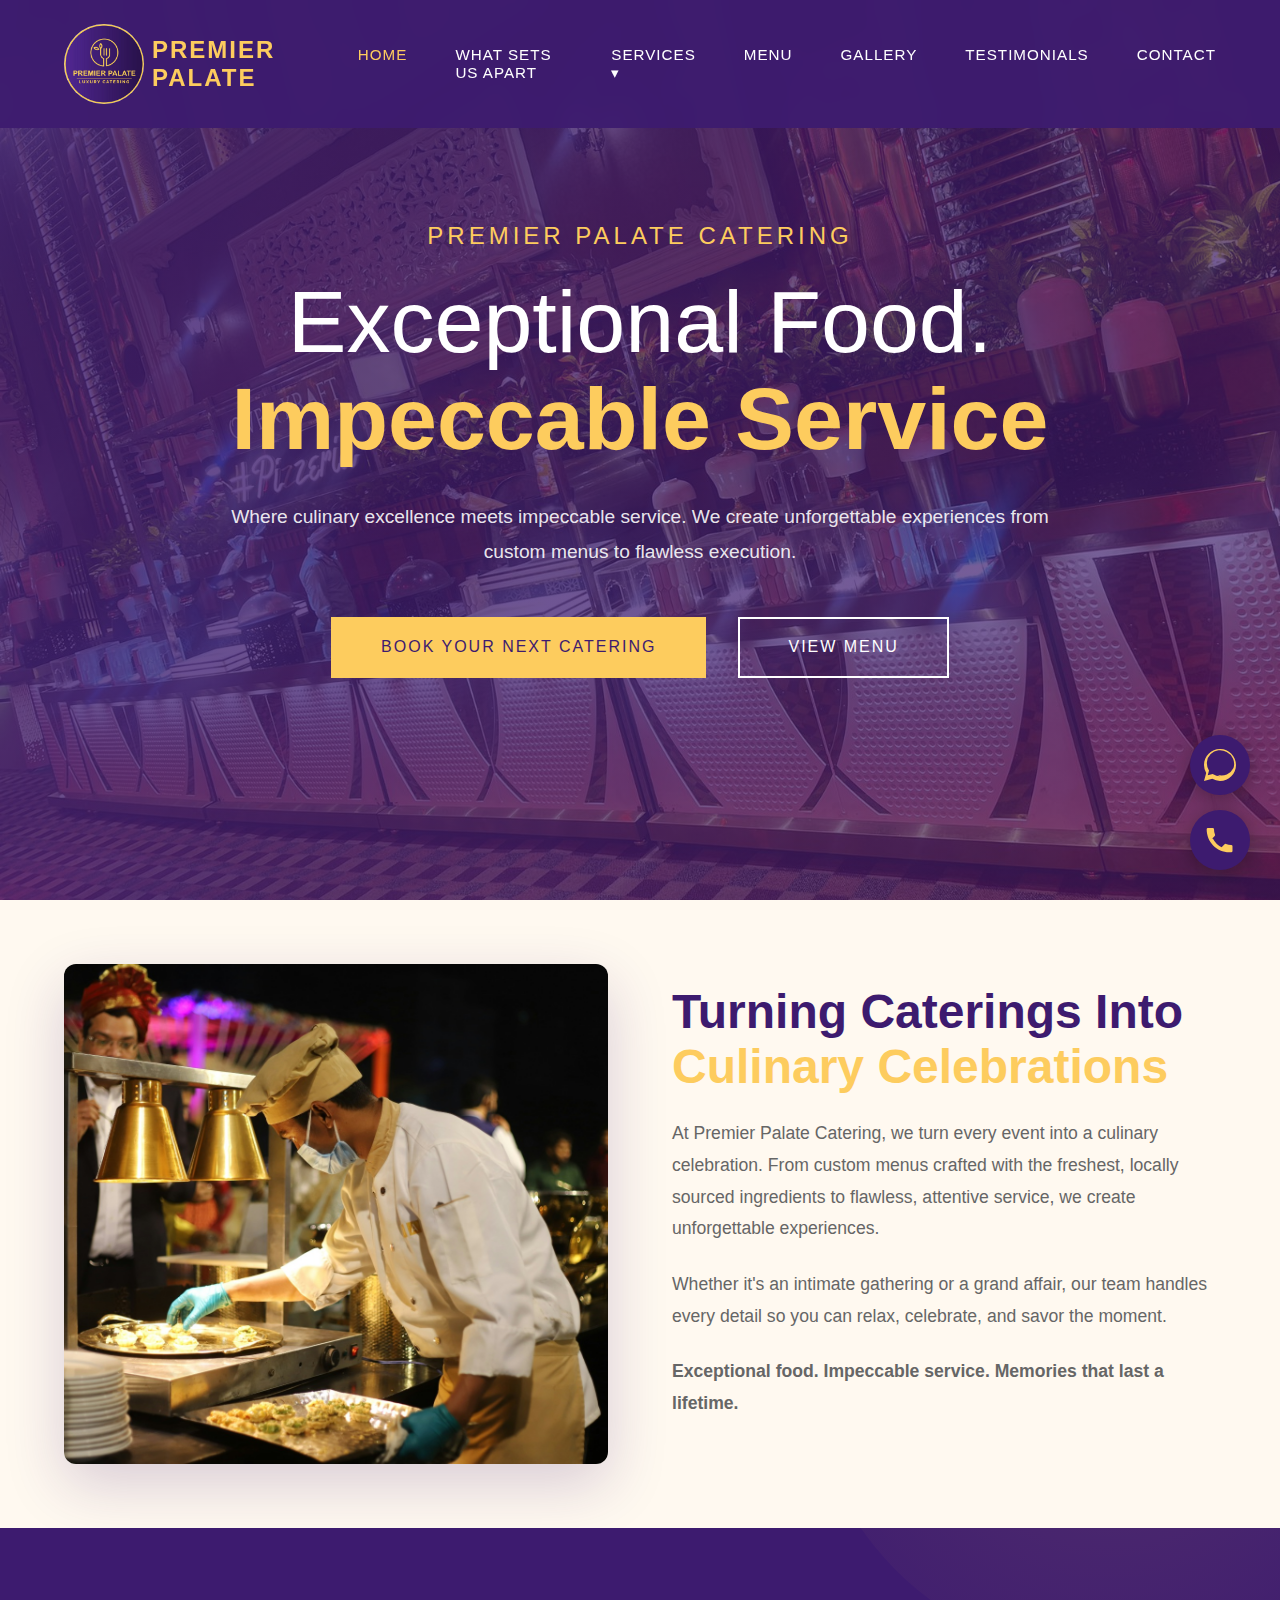
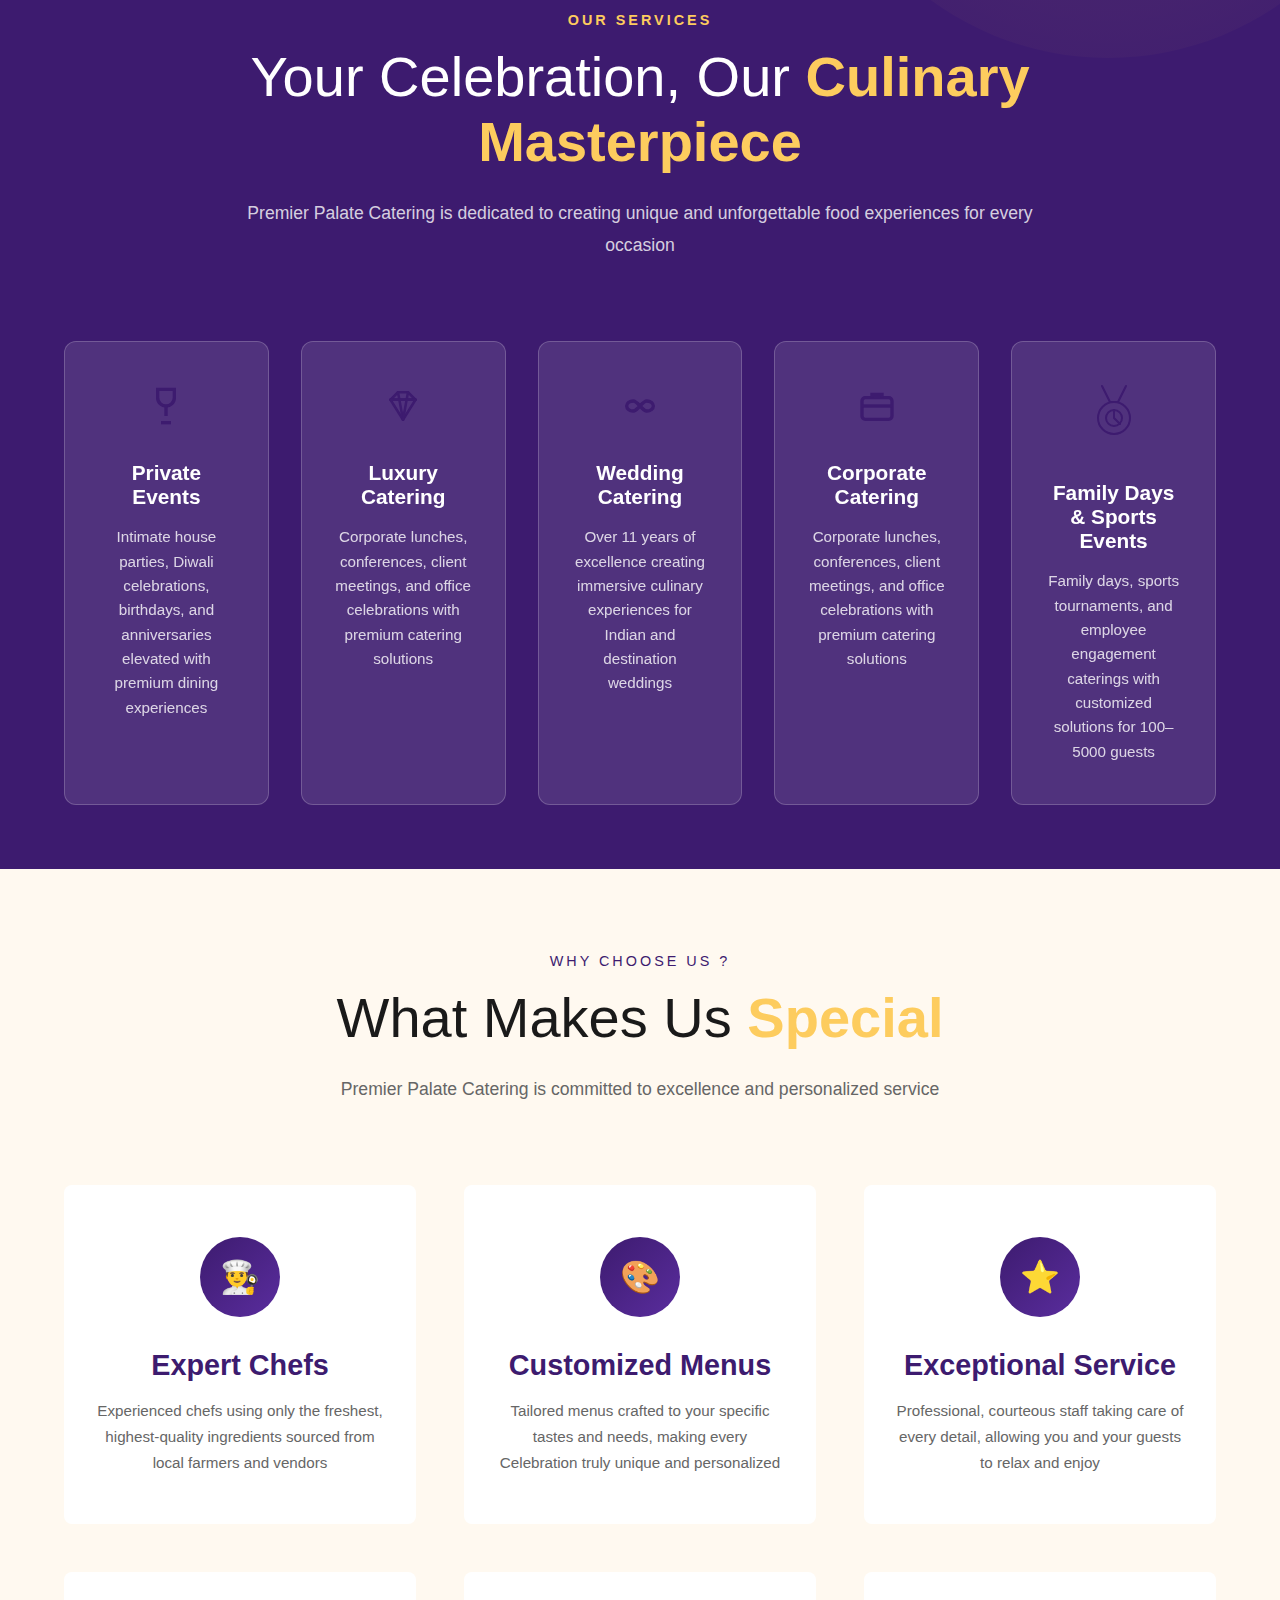
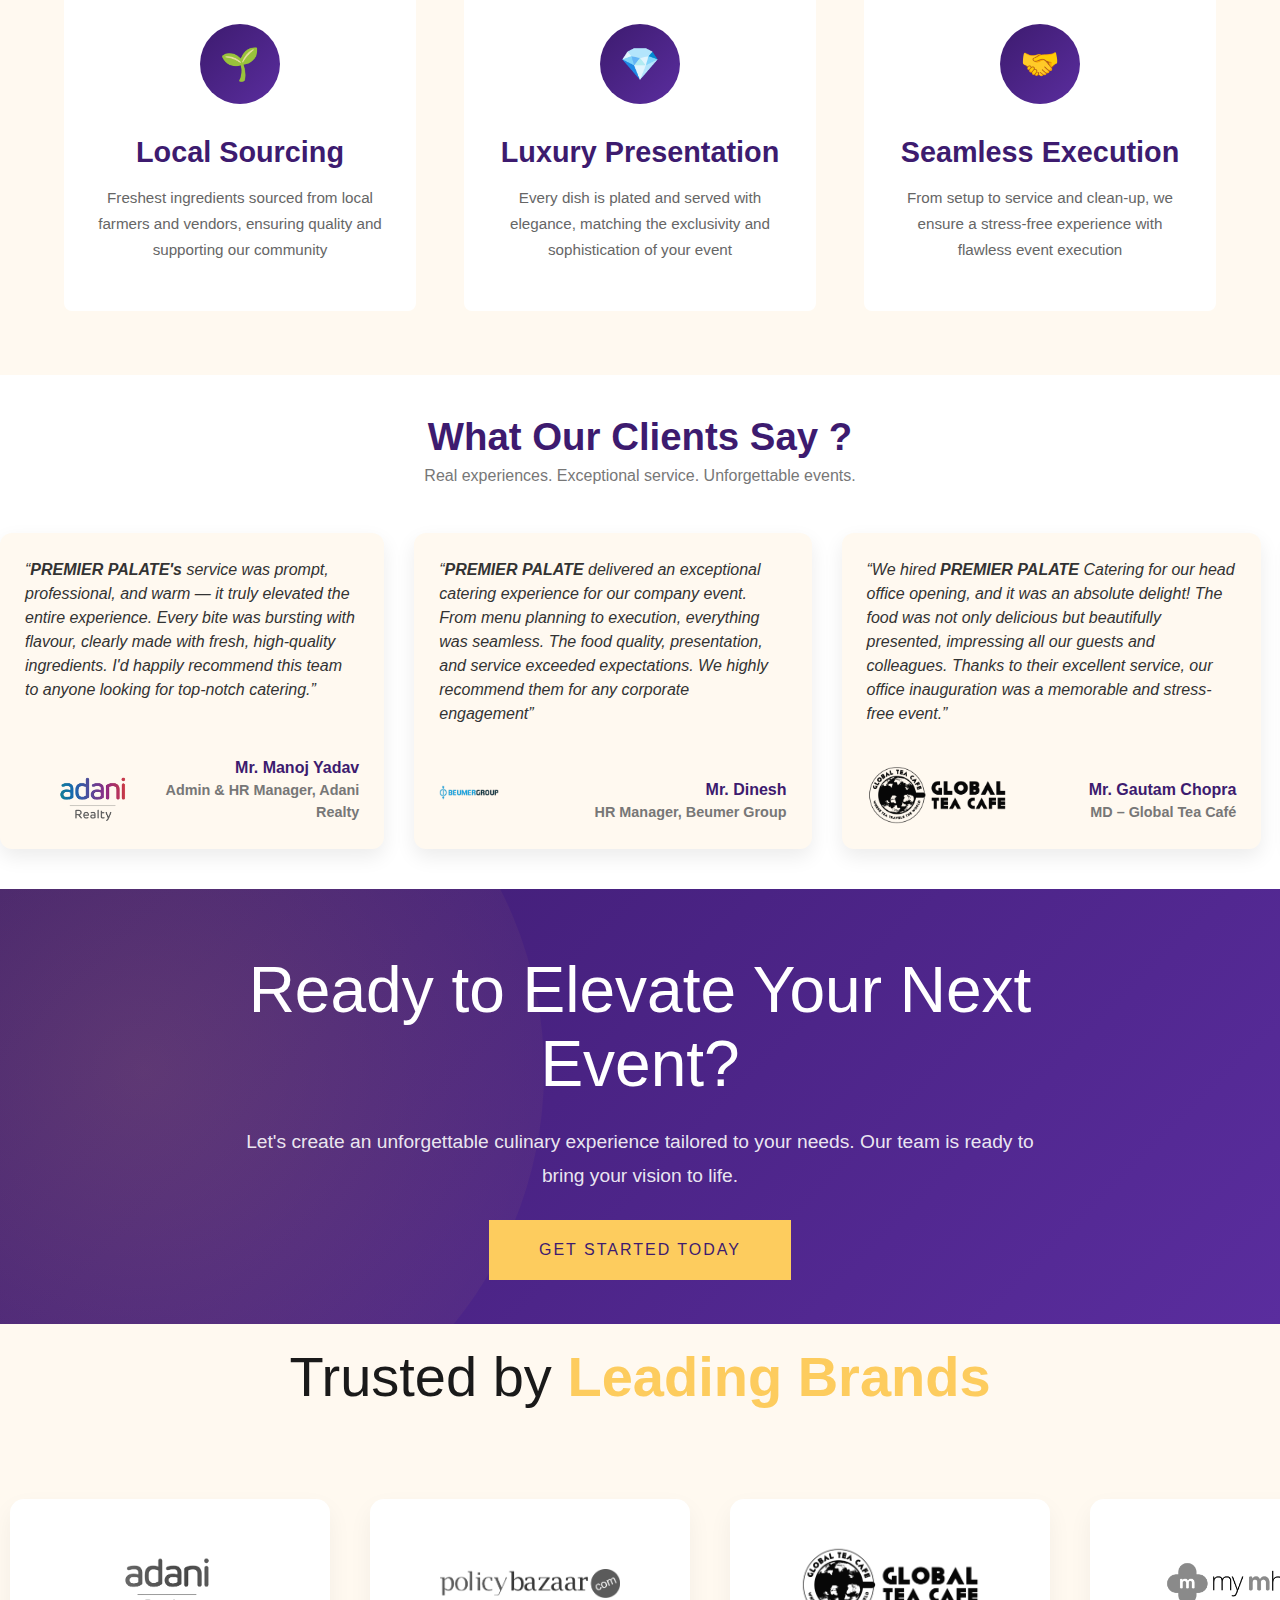
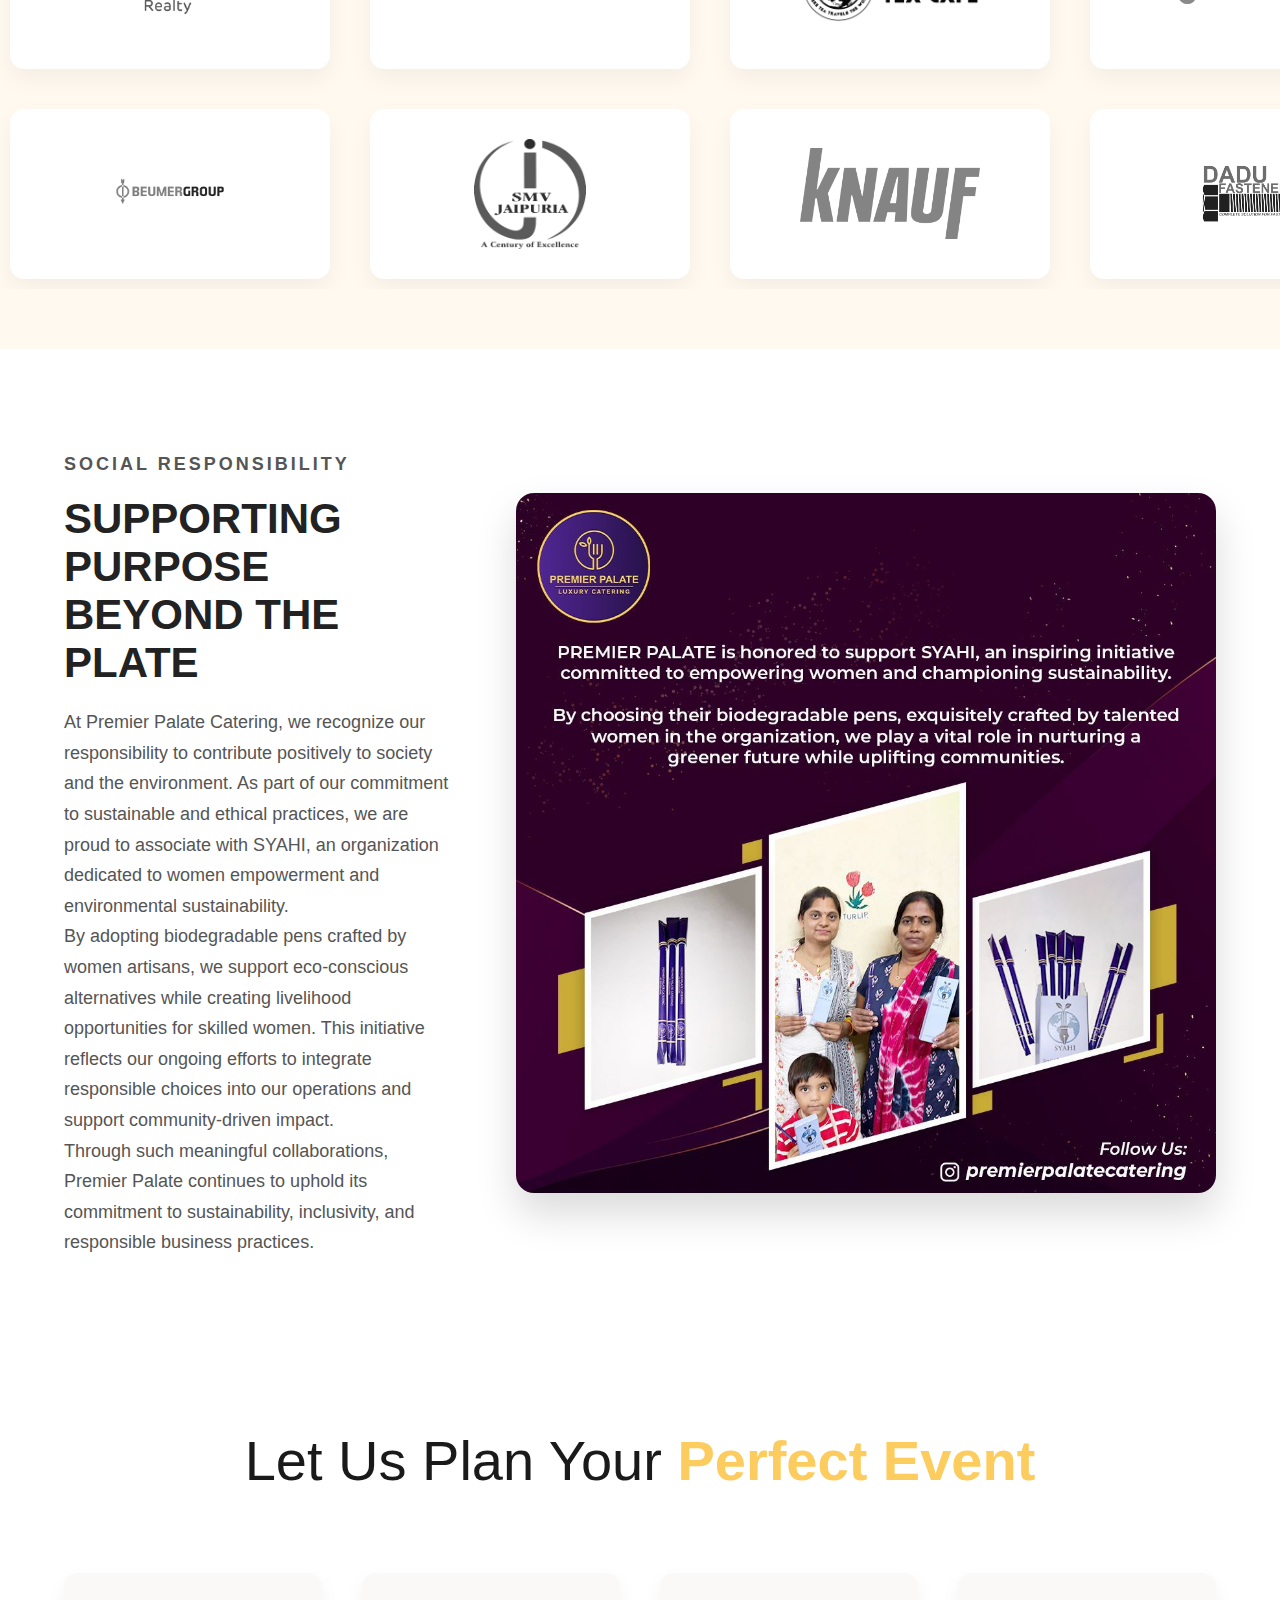
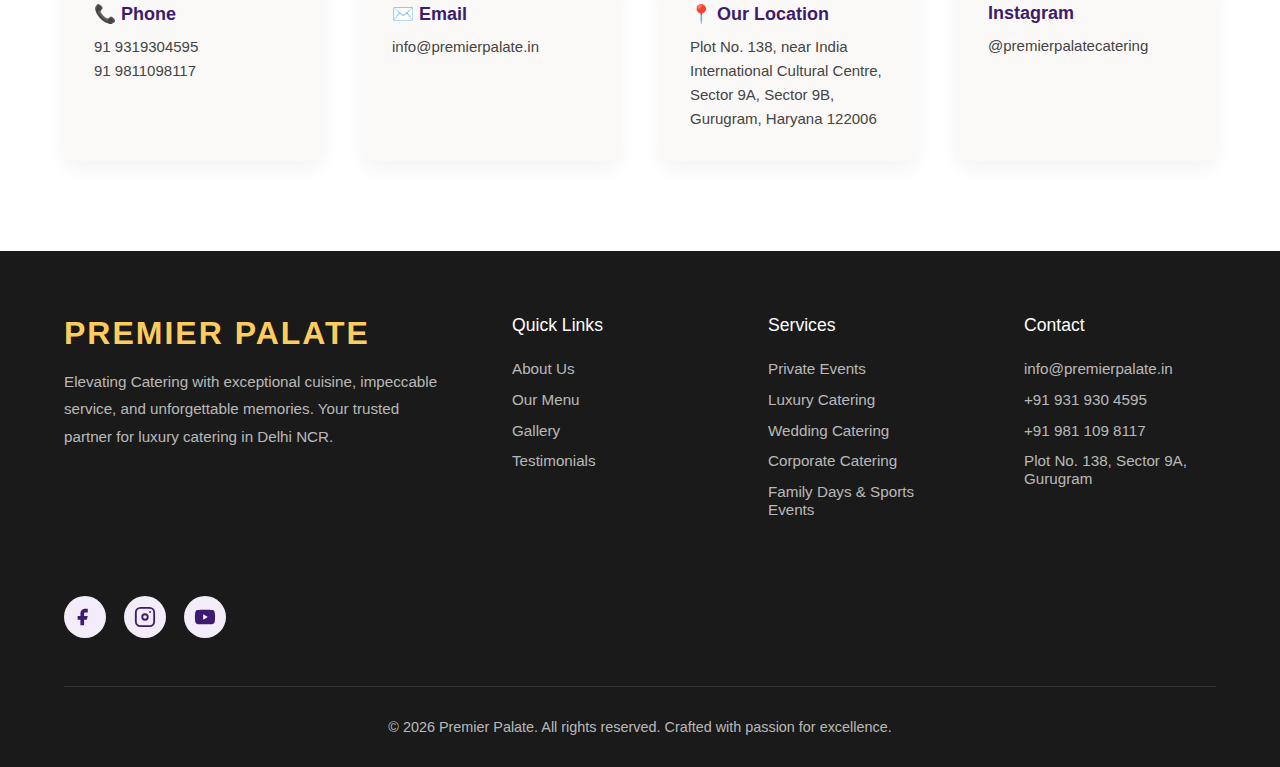
<file: index.html>
<!DOCTYPE html>
<html lang="en">

<head>
    <meta charset="UTF-8">
    <meta name="viewport" content="width=device-width, initial-scale=1.0">
    <title>Premier Palate - Luxury Corporate Caterings</title>
    <link rel="icon" type="image/png" href="assets/logo.png">
    <link href="https://fonts.googleapis.com/css2?family=Poppins:wght@300;400;500;600&display=swap" rel="stylesheet">
    <link rel="stylesheet" href="global.css">
    <script src="global.js"></script>
</head>

<body>
    <!-- Navigation -->
    <div id="navbar-placeholder"></div>


    <!-- Hero Section -->
    <section class="hero">
        <div class="hero-background"></div>
        <div class="hero-content">
            <p class="hero-subtitle">PREMIER PALATE CATERING</p>
            <h1>Exceptional Food. <strong>Impeccable Service</strong></h1>
            <p class="hero-description">Where culinary excellence meets impeccable service. We create unforgettable
                experiences from custom menus to flawless execution.</p>
            <div class="cta-buttons">
                <button href="#" class="btn btn-primary"
                    onclick="document.getElementById('popupForm').classList.add('active')">Book your next Catering</button>
                <!-- <a id="viewMenuBtn" class="btn btn-secondary">View Menu</a> -->
                <button class="btn btn-secondary" onclick="openMenuGate(event,'View')">View Menu</button>
            </div>
        </div>
    </section>

    <!-- About Section -->
    <section class="about-section" id="about">
        <div class="about-container">
            <img src="gallery/WhatsApp Image 2026-02-09 at 11.44.36 AM.jpeg"
                alt="About Premier Palate" class="about-image">
            <div class="about-content-index">
                <h2>Turning Caterings Into <span>Culinary Celebrations</span></h2>
                <p>At Premier Palate Catering, we turn every event into a culinary celebration. From custom menus
                    crafted with the freshest, locally sourced ingredients to flawless, attentive service, we create
                    unforgettable experiences.</p>
                <p>Whether it's an intimate gathering or a grand affair, our team handles every detail so you can relax,
                    celebrate, and savor the moment.</p>
                <p><strong>Exceptional food. Impeccable service. Memories that last a lifetime.</strong></p>
            </div>
        </div>
    </section>

    <!-- Services Section -->
    <section class="services">
        <div class="section-header">
            <p class="section-subtitle"><strong>Our Services</strong></p>
            <h2 class="section-title">
                Your Celebration, Our <span>Culinary Masterpiece</span>
            </h2>
            <p class="section-description">
                Premier Palate Catering is dedicated to creating unique and unforgettable
                food experiences for every occasion
            </p>
        </div>
    
        <div class="services-grid">
    
            <!-- Private Catering -->
            <div class="service-card" onclick="window.location.href='private-events.html'">
                <div class="service-icon">
                    <!-- CELEBRATION ICON -->
                    <svg xmlns="http://www.w3.org/2000/svg" viewBox="0 0 24 24" width="40" height="40" fill="none">
                        <path d="M7 2H17V7C17 10 14.5 12 12 12C9.5 12 7 10 7 7V2Z" stroke="#3D1B6F" stroke-width="2" />
                        <path d="M12 12V18" stroke="#3D1B6F" stroke-width="2" />
                        <path d="M9 22H15" stroke="#3D1B6F" stroke-width="2" />
                    </svg>

                </div>
                <h3>Private Events</h3>
                <p>
                    Intimate house parties, Diwali celebrations, birthdays, and anniversaries
                    elevated with premium dining experiences
                </p>
            </div>

            <!-- Luxury Catering -->
                        <div class="service-card" onclick="window.location.href='luxury-events.html'">
                            <div class="service-icon">
                                <!-- BRIEFCASE ICON -->
                                <svg xmlns="http://www.w3.org/2000/svg" viewBox="0 0 64 64" width="40" height="40" fill="none" stroke="#3D1B6F"
                                    stroke-width="4" stroke-linejoin="round" stroke-linecap="round">
                                
                                    <!-- Top facets -->
                                    <polygon points="12,22 24,10 40,10 52,22" />
                                
                                    <!-- Main diamond -->
                                    <polygon points="12,22 32,54 52,22" />
                                
                                    <!-- Facet lines -->
                                    <line x1="24" y1="10" x2="32" y2="54" />
                                    <line x1="40" y1="10" x2="32" y2="54" />
                                    <line x1="12" y1="22" x2="52" y2="22" />
                                </svg>
                            </div>
                            <h3>Luxury Catering</h3>
                            <p>
                                Corporate lunches, conferences, client meetings, and office celebrations
                                with premium catering solutions
                            </p>
                        </div>
    
            <!-- Weddings -->
            <div class="service-card" onclick="window.location.href='luxury-weddings.html'">
                <div class="service-icon">
                    <!-- WEDDING RING ICON -->
                    <svg xmlns="http://www.w3.org/2000/svg" viewBox="0 0 24 24" width="40" height="40" fill="none">
                        <path
                            d="M8 9C5.5 9 4 10.5 4 12C4 13.5 5.5 15 8 15C10.5 15 13.5 9 16 9C18.5 9 20 10.5 20 12C20 13.5 18.5 15 16 15C13.5 15 10.5 9 8 9Z"
                            stroke="#3D1B6F" stroke-width="2" stroke-linecap="round" stroke-linejoin="round" />
                    </svg>
                </div>
                <h3>Wedding Catering</h3>
                <p>
                    Over 11 years of excellence creating immersive culinary experiences for
                    Indian and destination weddings
                </p>
            </div>
    
            <!-- Corporate -->
            <div class="service-card" onclick="window.location.href='business-events.html'">
                <div class="service-icon">
                    <!-- BRIEFCASE ICON -->
                    <svg viewBox="0 0 24 24" width="40" height="40" fill="none">
                        <rect x="3" y="7" width="18" height="13" rx="2" stroke="#3D1B6F" stroke-width="2" />
                        <path d="M9 7V5H15V7" stroke="#3D1B6F" stroke-width="2" />
                        <path d="M3 12H21" stroke="#3D1B6F" stroke-width="2" />
                    </svg>
                </div>
                <h3>Corporate Catering</h3>
                <p>
                    Corporate lunches, conferences, client meetings, and office celebrations
                    with premium catering solutions
                </p>
            </div>
    
            <!-- Sports / Large Events -->
            <div class="service-card" onclick="window.location.href='family-days.html'">
                <div class="service-icon">
                    <!-- TROPHY ICON -->
                    <svg xmlns="http://www.w3.org/2000/svg" width="64" height="64" viewBox="0 0 64 64" fill="none" stroke="#3D1B6F"
                        stroke-width="2" stroke-linecap="round" stroke-linejoin="round">
                        <!-- Ribbon -->
                        <path d="M20 4 L28 20 L36 20 L44 4" fill="none" />
                        <!-- Medal circle -->
                        <circle cx="32" cy="36" r="16" />
                        <!-- Inner design -->
                        <circle cx="32" cy="36" r="8" />
                        <path d="M32 28v8l6 6" />
                    </svg>

                </div>
                <h3>Family Days & Sports Events</h3>
                <p>
                    Family days, sports tournaments, and employee engagement caterings with
                    customized solutions for 100–5000 guests
                </p>
            </div>
    
        </div>
    </section>


    <!-- Why Choose Us -->
    <section class="why-choose">
        <div class="section-header" style="color: var(--dark-text);">
            <p class="section-subtitle" style="color: var(--primary-purple);">Why Choose Us ?</p>
            <h2 class="section-title" style="color: var(--dark-text);">What Makes Us <span>Special</span></h2>
            <p class="section-description" style="color: #666;">Premier Palate Catering is committed to excellence and
                personalized service</p>
        </div>
        <div class="features-grid">
            <div class="feature-card">
                <div class="feature-icon">👨‍🍳</div>
                <h3>Expert Chefs</h3>
                <p>Experienced chefs using only the freshest, highest-quality ingredients sourced from local farmers and
                    vendors</p>
            </div>
            <div class="feature-card">
                <div class="feature-icon">🎨</div>
                <h3>Customized Menus</h3>
                <p>Tailored menus crafted to your specific tastes and needs, making every Celebration truly unique and
                    personalized</p>
            </div>
            <div class="feature-card">
                <div class="feature-icon">⭐</div>
                <h3>Exceptional Service</h3>
                <p>Professional, courteous staff taking care of every detail, allowing you and your guests to relax and
                    enjoy</p>
            </div>
            <div class="feature-card">
                <div class="feature-icon">🌱</div>
                <h3>Local Sourcing</h3>
                <p>Freshest ingredients sourced from local farmers and vendors, ensuring quality and supporting our
                    community</p>
            </div>
            <div class="feature-card">
                <div class="feature-icon">💎</div>
                <h3>Luxury Presentation</h3>
                <p>Every dish is plated and served with elegance, matching the exclusivity and sophistication of your
                    event</p>
            </div>
            <div class="feature-card">
                <div class="feature-icon">🤝</div>
                <h3>Seamless Execution</h3>
                <p>From setup to service and clean-up, we ensure a stress-free experience with flawless event execution
                </p>
            </div>
        </div>
    </section>

    <!-- Testimonial Section -->
    <section class="testimonial-section" id="testimonials">
        <h2 class="testimonial-heading">
            What Our <span class="break-mobile">Clients Say ?</span>
        </h2>
        <p class="testimonial-subheading">
            Real experiences. Exceptional service. Unforgettable events.
        </p>
         <div class="testimonial-track">
             <div class="testimonial-card">
                 <p class="testimonial-quote">
                     “<strong>PREMIER PALATE's</strong> service was prompt, professional, and warm — it truly
                     elevated the entire experience. Every bite was bursting with flavour, clearly made with fresh,
                     high-quality ingredients. I'd happily recommend this team to anyone looking for top-notch
                     catering.”
                     </p>
                    <div class="testimonial-footer">
                        <img src="assets/adani-realty.webp" alt="Adani Realty">
                        <div class="testimonial-author">
                            Mr. Manoj Yadav
                            <span class="testimonial-role">Admin & HR Manager, Adani Realty</span>
                        </div>
                    </div>
                 </div>
                <div class="testimonial-card">
                    <p class="testimonial-quote">
                        “<strong>PREMIER PALATE</strong> delivered an exceptional catering experience for our company event. From menu planning to execution,
                        everything was seamless. The food quality, presentation, and service exceeded expectations. We highly recommend them for
                        any corporate engagement”
                    </p>
                    <div class="testimonial-footer">
                        <img src="assets/beumer-group.png" alt="Beumer Group">
                        <div class="testimonial-author">
                            Mr. Dinesh
                            <span class="testimonial-role">HR Manager, Beumer Group</span>
                        </div>
                    </div>
                </div>
             <div class="testimonial-card">
                 <p class="testimonial-quote">
                     “We hired <strong>PREMIER PALATE</strong> Catering for our head office opening, and it
                     was an absolute delight! The food was not only delicious but beautifully presented, impressing
                     all our guests and colleagues. Thanks to their excellent service, our office inauguration was a
                     memorable and stress-free event.”
                     </p>

                    <div class="testimonial-footer">
                        <img src="assets/global-tea-cafe.png" alt="Global Tea Café">
                 <div class="testimonial-author">
                     Mr. Gautam Chopra
                     <span class="testimonial-role">MD – Global Tea Café</span>
                     </div>
                    </div>
                 </div>
             <div class="testimonial-card">
                 <p class="testimonial-quote">
                     “We booked <strong>PREMIER PALATE</strong> for a family function, and honestly, they were fantastic
                    from start to
                     finish. Super easy to deal with, very responsive, and the team just got what we wanted right
                     away. The food? Absolutely delicious. Everyone loved it—especially the starters and desserts.
                     The chilli paneer and gulab jamuns were total crowd favorites!!
                     They handled everything smoothly, showed up on time, and their staff was really polite and
                     helpful throughout the event. Totally recommend them if you want catering that’s reliable,
                     tasty, and chill to work with”
                     </p>
                    <div class="testimonial-footer">
                        <img src="assets/dadufasteners.png" alt="Dadu Fasteners">
                 <div class="testimonial-author">
                     Mr. Prateek Khandelwal
                     <span class="testimonial-role">MD - DADU PRECISION FASTENERS (P) LIMITED</span>
                     </div>
                     </div>
                 </div>
            <div class="testimonial-card">
                <p class="testimonial-quote">
                    “Can safely say that <strong>PREMIER PALATE</strong> truly knows how to get things done, it’s a top
                    notch catering service managed beautifully and personally by the owner Mr.Ankur Bhasin himself.
                    Anyone looking for a function big or small this catering service is the one to pick for a great
                    overall experience”
                </p>
            
                <div class="testimonial-footer">
                    <div></div>
            
                    <div class="testimonial-author">
                        Mr. Karan Anand
                        <span class="testimonial-role">Owner, Anand Pre School</span>
                    </div>
                </div>
            </div>
            <div class="testimonial-card">
                <p class="testimonial-quote">
                    “<strong>PREMIER PALATE's</strong> service was prompt, professional, and warm — it truly
                    elevated the entire experience. Every bite was bursting with flavour, clearly made with fresh,
                    high-quality ingredients. I'd happily recommend this team to anyone looking for top-notch
                    catering.”
                </p>
                <div class="testimonial-footer">
                    <img src="assets/adani-realty.webp" alt="Adani Realty">
                    <div class="testimonial-author">
                        Mr. Manoj Yadav
                        <span class="testimonial-role">Admin & HR Manager, Adani Realty</span>
                    </div>
                </div>
            </div>
            <div class="testimonial-card">
                <p class="testimonial-quote">
                    “We hired <strong>PREMIER PALATE</strong> Catering for our head office opening, and it
                    was an absolute delight! The food was not only delicious but beautifully presented, impressing
                    all our guests and colleagues. Thanks to their excellent service, our office inauguration was a
                    memorable and stress-free event.”
                </p>
            
                <div class="testimonial-footer">
                    <img src="assets/global-tea-cafe.png" alt="Global Tea Café">
                    <div class="testimonial-author">
                        Mr. Gautam Chopra
                        <span class="testimonial-role">MD – Global Tea Café</span>
                    </div>
                </div>
            </div>
            <div class="testimonial-card">
                <p class="testimonial-quote">
                    “Can safely say that <strong>PREMIER PALATE</strong> truly knows how to get things done, it’s a top
                    notch
                    catering service managed beautifully and personally by the owner Mr.Ankur Bhasin himself.
                    Anyone looking for a function big or small this catering service is the one to pick for a great
                    overall experience”
                </p>
                <div class="testimonial-footer">
                    <div></div>
                    <div class="testimonial-author">
                        Mr. Karan Anand
                        <span class="testimonial-role">Owner, Anand Pre School</span>
                    </div>
                </div>
            </div>
            <div class="testimonial-card">
                <p class="testimonial-quote">
                    “<strong>PREMIER PALATE</strong> delivered an exceptional catering experience for our company event. From menu
                    planning to execution,
                    everything was seamless. The food quality, presentation, and service exceeded expectations. We highly recommend
                    them for
                    any corporate engagement”
                </p>
                <div class="testimonial-footer">
                    <img src="assets/beumer-group.png" alt="Beumer Group">
                    <div class="testimonial-author">
                        Mr. Dinesh
                        <span class="testimonial-role">HR Manager, Beumer Group</span>
                    </div>
                </div>
            </div>
            <div class="testimonial-card">
                <p class="testimonial-quote">
                    “We booked <strong>PREMIER PALATE</strong> for a family function, and honestly, they were fantastic
                    from start to
                    finish. Super easy to deal with, very responsive, and the team just got what we wanted right
                    away. The food? Absolutely delicious. Everyone loved it—especially the starters and desserts.
                    The chilli paneer and gulab jamuns were total crowd favorites!!
                    They handled everything smoothly, showed up on time, and their staff was really polite and
                    helpful throughout the event. Totally recommend them if you want catering that’s reliable,
                    tasty, and chill to work with”
                </p>
                <div class="testimonial-footer">
                    <img src="assets/dadufasteners.png" alt="Dadu Fasteners">
                    <div class="testimonial-author">
                        Mr. Prateek Khandelwal
                        <span class="testimonial-role">MD - DADU PRECISION FASTENERS (P) LIMITED</span>
                    </div>
                </div>
            </div>
            <div class="testimonial-card">
                 <p class="testimonial-quote">
                     “I recently used <strong>PREMIER PALATE</strong> Catering services for a house party.
                     Everything was handled professionally and smoothly. The food was absolutely delicious. The staff
                     was friendly, attentive, and maintained a high level of cleanliness throughout the event. I
                     would highly recommend their services for any gathering or celebration!”
                     </p>
                    <div class="testimonial-footer">
                    <div></div>
                 <div class="testimonial-author">
                     Mrs. Madhu Aggarwal
                     <span class="testimonial-role">Wife of Veteran Air Chief Marshal</span>
                     </div>
                    </div>
                 </div>
             <div class="testimonial-card">
                 <p class="testimonial-quote">
                     “<strong>PREMIER PALATE's</strong> service was prompt, professional, and warm — it truly
                     elevated the entire experience. Every bite was bursting with flavour, clearly made with fresh,
                     high-quality ingredients. I'd happily recommend this team to anyone looking for top-notch
                     catering.”
                     </p>
                    <div class="testimonial-footer">
                        <img src="assets/adani-realty.webp" alt="Adani Realty">
                 <div class="testimonial-author">
                     Mr. Manoj Yadav
                     <span class="testimonial-role">Admin & HR Manager, Adani Realty</span>
                     </div>
                    </div>
                 </div>
             <div class="testimonial-card">
                 <p class="testimonial-quote">
                     “We hired <strong>PREMIER PALATE</strong> Catering for our head office opening, and it
                     was an absolute delight! The food was not only delicious but beautifully presented, impressing
                     all our guests and colleagues. Thanks to their excellent service, our office inauguration was a
                     memorable and stress-free event.”
                     </p>
                    <div class="testimonial-footer">
                        <img src="assets/global-tea-cafe.png" alt="Global Tea Café">
                 <div class="testimonial-author">
                     Mr. Gautam Chopra
                     <span class="testimonial-role">MD – Global Tea Café</span>
                </div>
                </div>
            </div>
            <div class="testimonial-card">
                <p class="testimonial-quote">
                    “Can safely say that <strong>PREMIER PALATE</strong> truly knows how to get things done, it’s a top
                    notch
                    catering service managed beautifully and personally by the owner Mr.Ankur Bhasin himself.
                    Anyone looking for a function big or small this catering service is the one to pick for a great
                    overall experience”
                </p>
                <div class="testimonial-footer">
                    <div></div>
                    <div class="testimonial-author">
                        Mr. Karan Anand
                        <span class="testimonial-role">Owner, Anand Pre School</span>
                    </div>
                </div>
            </div>
            <div class="testimonial-card">
                <p class="testimonial-quote">
                    “<strong>PREMIER PALATE</strong> delivered an exceptional catering experience for our company event. From menu
                    planning to execution,
                    everything was seamless. The food quality, presentation, and service exceeded expectations. We highly recommend
                    them for
                    any corporate engagement”
                </p>
                <div class="testimonial-footer">
                    <img src="assets/beumer-group.png" alt="Beumer Group">
                    <div class="testimonial-author">
                        Mr. Dinesh
                        <span class="testimonial-role">HR Manager, Beumer Group</span>
                    </div>
                </div>
            </div>
             <div class="testimonial-card">
                 <p class="testimonial-quote">
                     “We booked <strong>PREMIER PALATE</strong> for a family function, and honestly, they were fantastic
                    from start
                     to
                     finish. Super easy to deal with, very responsive, and the team just got what we wanted right
                     away. The food? Absolutely delicious. Everyone loved it—especially the starters and desserts.
                     The chilli paneer and gulab jamuns were total crowd favorites!!
                     They handled everything smoothly, showed up on time, and their staff was really polite and
                     helpful throughout the event. Totally recommend them if you want catering that’s reliable,
                     tasty, and chill to work with”
                     </p>
                    <div class="testimonial-footer">
                        <img src="assets/dadufasteners.png" alt="Dadu Fasteners">
                 <div class="testimonial-author">
                     Mr. Prateek Khandelwal
                     <span class="testimonial-role">MD - DADU PRECISION FASTENERS (P) LIMITED</span>
                     </div>
            </div>
                 
            
        </div>
    </section>

    <!-- CTA Section -->
    <section class="cta-section">
        <div class="cta-content">
            <h2>Ready to Elevate Your Next Event?</h2>
            <p>Let's create an unforgettable culinary experience tailored to your needs. Our team is ready to bring your
                vision to life.</p>
            <a href="#" class="btn btn-primary"
                onclick="document.getElementById('popupForm').classList.add('active')">Get Started Today</a>
        </div>
    </section>

    <section class="clients-section" style="margin-bottom: 60px;">
        <div class="section-header">
            <p class="section-subtitle"></p>
            <h2 class="section-title" style="color: var(--dark-text);">Trusted by <span>Leading Brands</span></h2>
        </div>
    
        <div class="clients-grid">
            <div class="client-card">
                <img src="assets/adani-realty.webp" alt="Adani Realty">
            </div>
            <div class="client-card">
                <img src="assets/beumer-group.png" alt="Beumer Group">
            </div>
            <div class="client-card">
                <img src="assets/policy-bazaar.png" alt="Policy Bazaar">
            </div>
            <div class="client-card">
                <img src="assets/jaipuria.png" alt="Jaipuria Group">
            </div>
            <div class="client-card">
                <img src="assets/global-tea-cafe.png" alt="Global Tea Cafe">
            </div>
            <div class="client-card">
                <img src="assets/knauf.png" alt="Knauf">
            </div>
            <div class="client-card">
                <img src="assets/mHealth.png" alt="mHealth">
            </div>
            <div class="client-card">
                <img src="assets/dadufasteners.png" alt="Dadu Fasteners">
            </div>
            <!-- future logos yahin add hote rahenge -->
        </div>
    </section>

    <section class="csr-section">
        <div class="csr-container">
    
            <!-- LEFT CONTENT -->
            <div class="csr-content">
                <p class="section-subtitle"><strong>Social Responsibility</strong></p>
                <h2>SUPPORTING PURPOSE BEYOND THE PLATE</h2>
                <p>                    
                    At Premier Palate Catering, we recognize our responsibility to contribute positively to society and the environment. As
                    part of our commitment to sustainable and ethical practices, we are proud to associate with SYAHI, an organization
                    dedicated to women empowerment and environmental sustainability.
                    <br>
                    By adopting biodegradable pens crafted by women artisans, we support eco-conscious alternatives while creating
                    livelihood opportunities for skilled women. This initiative reflects our ongoing efforts to integrate responsible
                    choices into our operations and support community-driven impact.
                    <br>
                    Through such meaningful collaborations, Premier Palate continues to uphold its commitment to sustainability,
                    inclusivity, and responsible business practices.
                </p>
            </div>
    
            <!-- RIGHT IMAGE -->
            <div class="csr-image"></div>
    
        </div>
    </section>

    <!-- Contact Section -->
    <section class="contact-section" id="contact">
        <div class="section-header">
            <!-- <p class="section-subtitle">Contact Us</p> -->
            <h2 class="section-title" style="color: var(--dark-text);">Let Us Plan Your <span class="break-mobile">Perfect Event</span></h2>
        </div>
    
        <div class="contact-grid">
            <div class="contact-item">
                <h4>📞 Phone</h4>
                <a href="tel:919319304595">91 9319304595<br>91 9811098117</a>
            </div>
    
            <div class="contact-item">
                <h4>✉️ Email</h4>
                <p><a href="mailto:info@premierpalate.in">info@premierpalate.in</a></p>
            </div>
    
            <div class="contact-item">
                <h4>📍 Our Location</h4>
                <a href="https://maps.app.goo.gl/Q4NsiyYwnFCmhrmf9" target="_blank">
                    Plot No. 138, near India International Cultural Centre,<br>
                    Sector 9A, Sector 9B,<br>
                    Gurugram, Haryana 122006
                </a>
            </div>
    
            <div class="contact-item">
                <h4>Instagram</h4>
                <a href="https://www.instagram.com/premierpalatecatering/" target="_blank">@premierpalatecatering</a>
            </div>
        </div>
    </section>


    <!-- Floating Contact Buttons -->
    <div class="floating-contacts">
        <a href="https://wa.me/919319304595" target="_blank" class="floating-btn call-btn" title="WhatsApp">
            <svg xmlns="http://www.w3.org/2000/svg" viewBox="0 0 24 24" width="32" height="32">
                <path fill="#FDCC5E"
                    d="M20.52 3.48A11.85 11.85 0 0012 0C5.37 0 0 5.37 0 12a11.95 11.95 0 001.64 6.03L0 24l6.24-1.63A11.95 11.95 0 0012 24c6.63 0 12-5.37 12-12 0-3.2-1.25-6.21-3.48-8.52zm-8.52 17a9.87 9.87 0 01-5.13-1.47l-.37-.23-3.7.97.98-3.63-.24-.38a9.87 9.87 0 011.47-11.97 9.87 9.87 0 0111.97-1.47 9.87 9.87 0 015.13 11.97 9.87 9.87 0 01-11.97 5.13z" />
            </svg>


        </a>
        <a href="tel:919319304595" class="floating-btn call-btn" title="Call Us">
            <svg xmlns="http://www.w3.org/2000/svg" viewBox="0 0 24 24" width="32" height="32">
                <path fill="#FDCC5E"
                    d="M6.62 10.79a15.053 15.053 0 006.59 6.59l2.2-2.2a1 1 0 011.11-.21c1.2.48 2.5.74 3.85.74a1 1 0 011 1v3.5a1 1 0 01-1 1C10.07 22 2 13.93 2 4a1 1 0 011-1H6.5a1 1 0 011 1c0 1.35.25 2.65.74 3.85a1 1 0 01-.21 1.11l-2.2 2.2z" />
            </svg>

        </a>
    </div>

    <!-- Menu Modal -->
    <div class="menu-modal" id="menuModal">
        <div class="menu-modal-content">
            <div class="menu-modal-header">
                <h2>Our Premium Menu</h2>
                <button class="menu-close" onclick="closeMenuModal()">×</button>
            </div>
            <div class="menu-modal-body" id="menuContent">
                <!-- Menu content will be loaded here -->
            </div>
        </div>
    </div>

    <div id="footer-placeholder"></div>
    <div id="popup-placeholder"></div>
    <div id="menu-popup-placeholder"></div>
</body>

</html>
</file>
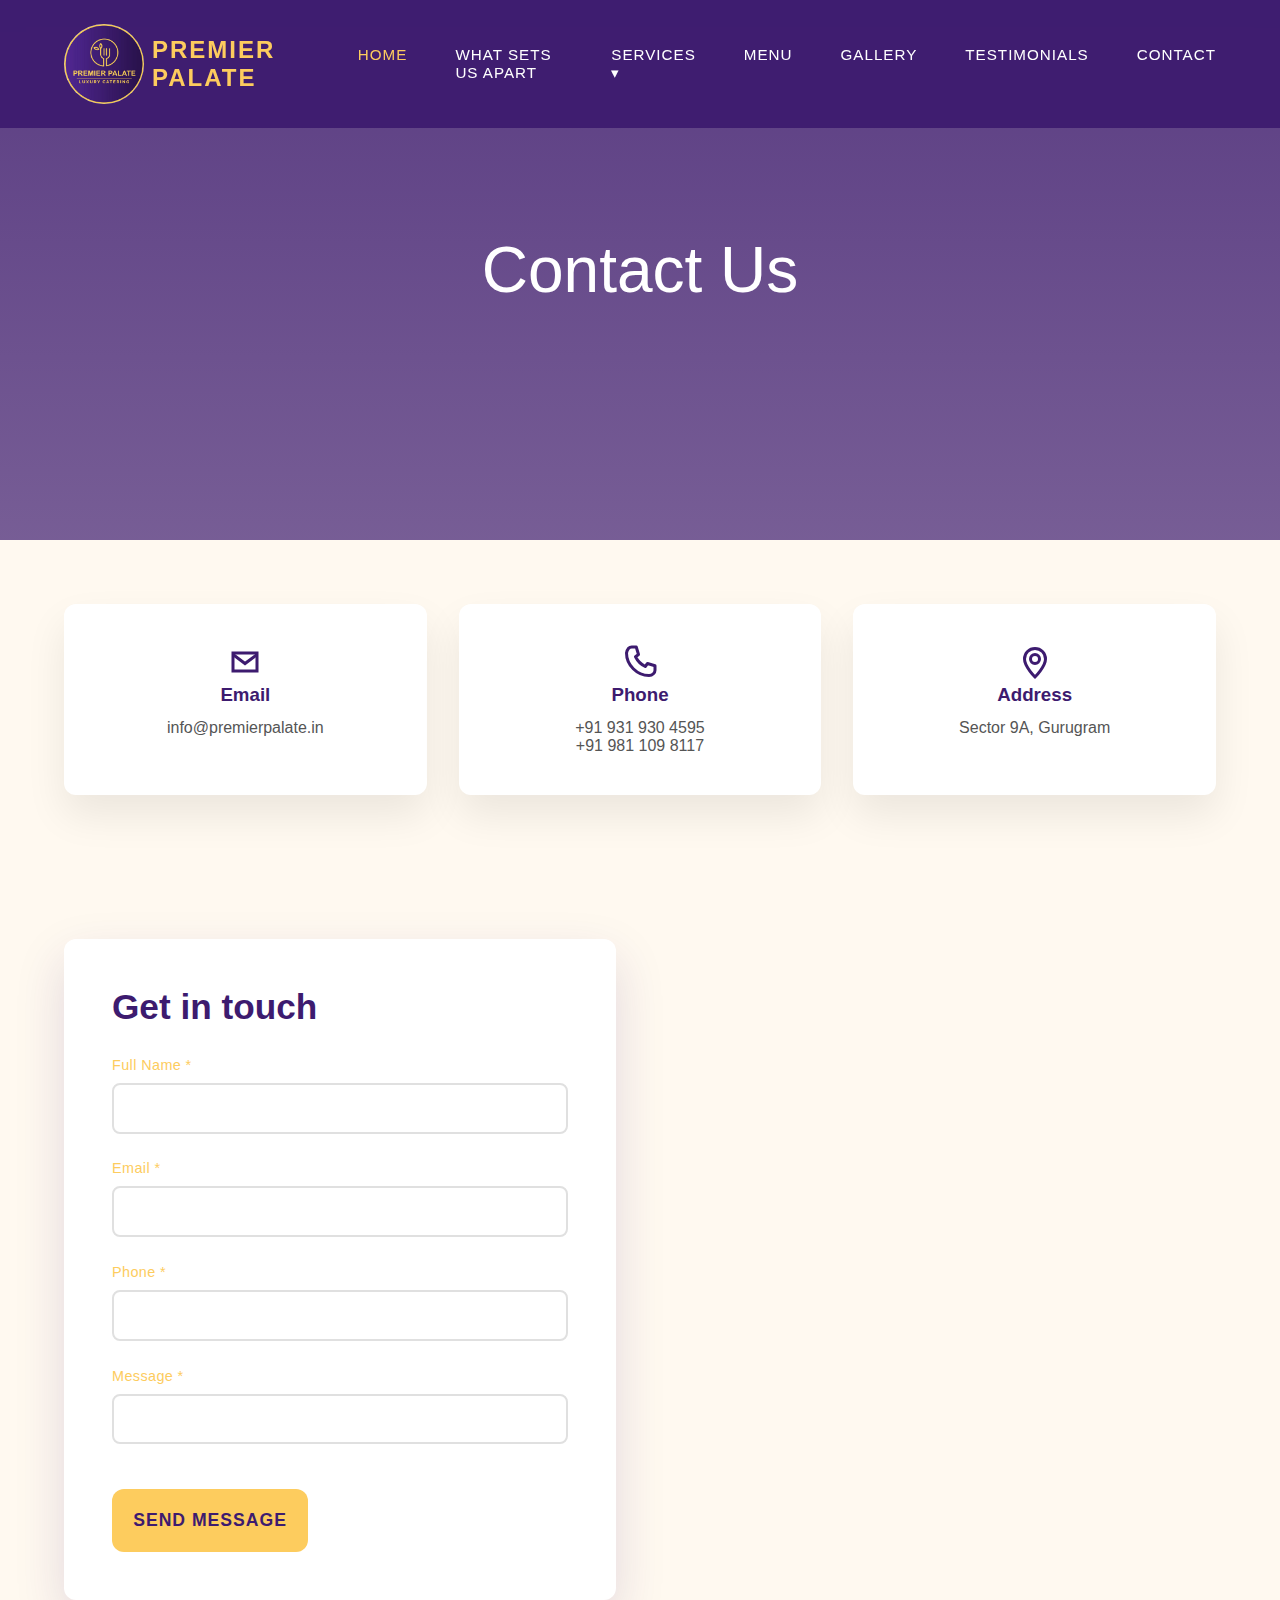
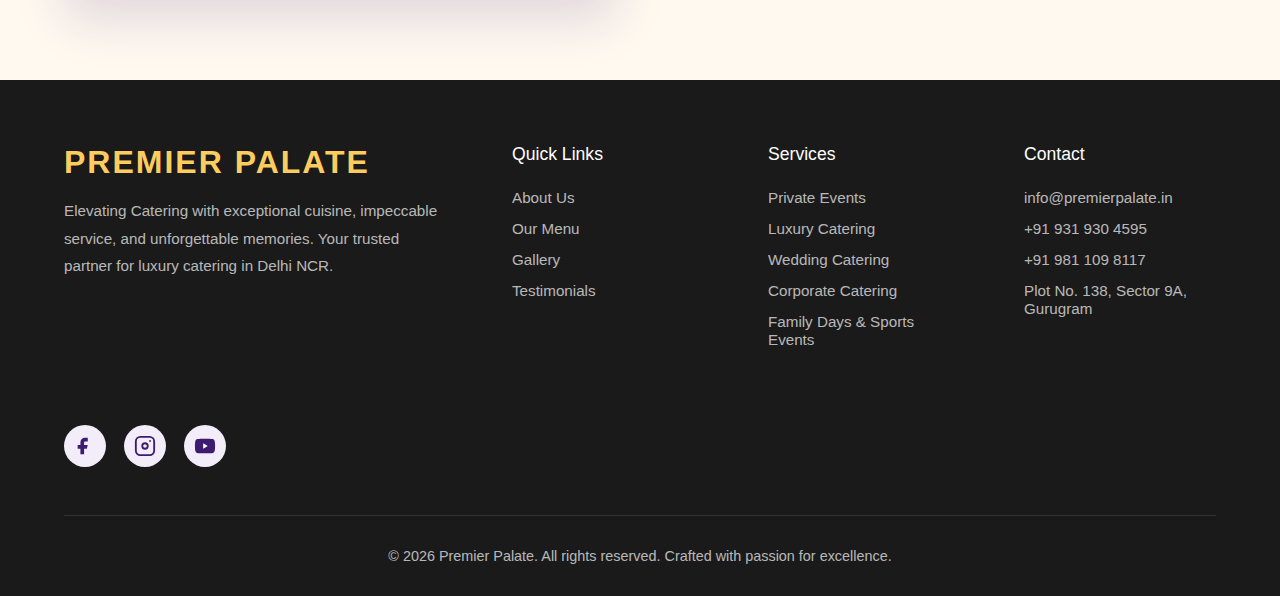
<file: contact.html>
<!DOCTYPE html>
<html lang="en">

<head>
    <meta charset="UTF-8">
    <meta name="viewport" content="width=device-width, initial-scale=1.0">
    <title>Contact Us | Premier Palate</title>

    <link href="https://fonts.cdnfonts.com/css/canva-sans" rel="stylesheet">
    <link rel="stylesheet" href="global.css">
    <script src="global.js"></script>

</head>

<body>

    <div id="navbar-placeholder"></div>

    <!-- HERO -->
    <section class="contact-hero">
            <h1>Contact Us</h1>
    </section>

    <!-- INFO BOXES -->
    <section class="info-boxes">
    
        <div class="info-box">
            <div class="icon">
                <!-- EMAIL SVG -->
                <svg width="36" height="36" viewBox="0 0 24 24" fill="none">
                    <path d="M4 6H20V18H4V6Z" stroke="#3D1B6F" stroke-width="2" />
                    <path d="M4 7L12 13L20 7" stroke="#3D1B6F" stroke-width="2" />
                </svg>
            </div>
            <h3>Email</h3>
            <p>info@premierpalate.in</p>
        </div>
    
        <div class="info-box">
            <div class="icon">
                <!-- PHONE SVG -->
                <svg width="36" height="36" viewBox="0 0 24 24" fill="none">
                    <path
                        d="M6.5 2H9.5L11 7L9 8.5C10.5 11.5 12.5 13.5 15.5 15L17 13L22 14.5V17.5C22 19 20.5 21 18 21C10 21 3 14 3 6C3.5 3.5 5 2 6.5 2Z"
                        stroke="#3D1B6F" stroke-width="2" stroke-linejoin="round" />
                </svg>
            </div>
            <h3>Phone</h3>
            <p>+91 931 930 4595<br>+91 981 109 8117</p>
        </div>
    
        <div class="info-box">
            <div class="icon">
                <!-- LOCATION SVG -->
                <svg width="36" height="36" viewBox="0 0 24 24" fill="none">
                    <path d="M12 22C12 22 19 15 19 10C19 6.1 15.9 3 12 3C8.1 3 5 6.1 5 10C5 15 12 22 12 22Z"
                        stroke="#3D1B6F" stroke-width="2" />
                    <circle cx="12" cy="10" r="3" stroke="#3D1B6F" stroke-width="2" />
                </svg>
            </div>
            <h3>Address</h3>
            <p>Sector 9A, Gurugram</p>
        </div>
    
    </section>


    <!-- MAP -->
    <section class="map-section">
        <div class="contact-form">
            <h3>Get in touch</h3>
        
            <form onsubmit="sendWhatsApp(event)">
                <div class="form-group">
                    <label>Full Name *</label>
                    <input type="text" id="name" required>
                </div>
        
                <div class="form-group">
                    <label>Email *</label>
                    <input type="email" id="email" required>
                </div>
        
                <div class="form-group">
                    <label>Phone *</label>
                    <input type="tel" id="phone" required>
                </div>
        
                <div class="form-group">
                    <label>Message *</label>
                    <input type="text" id="message" required></input>
                </div>
        
                <button class="submit-btn">Send Message</button>
            </form>
        </div>

        <iframe
            src="https://www.google.com/maps/embed?pb=!1m18!1m12!1m3!1d3370.438166728406!2d76.98603347549464!3d28.46605647575602!2m3!1f0!2f0!3f0!3m2!1i1024!2i768!4f13.1!3m3!1m2!1s0x84274498eb190b0d%3A0x336902c9cee750d1!2sPREMIER%20PALATE!5e1!3m2!1sen!2sin!4v1769886020152!5m2!1sen!2sin"
            width="100%" height="450" style="border:0;" allowfullscreen="" loading="lazy"
            referrerpolicy="no-referrer-when-downgrade">
        </iframe>

    </section>

    <div id="footer-placeholder"></div>

</body>

</html>
</file>
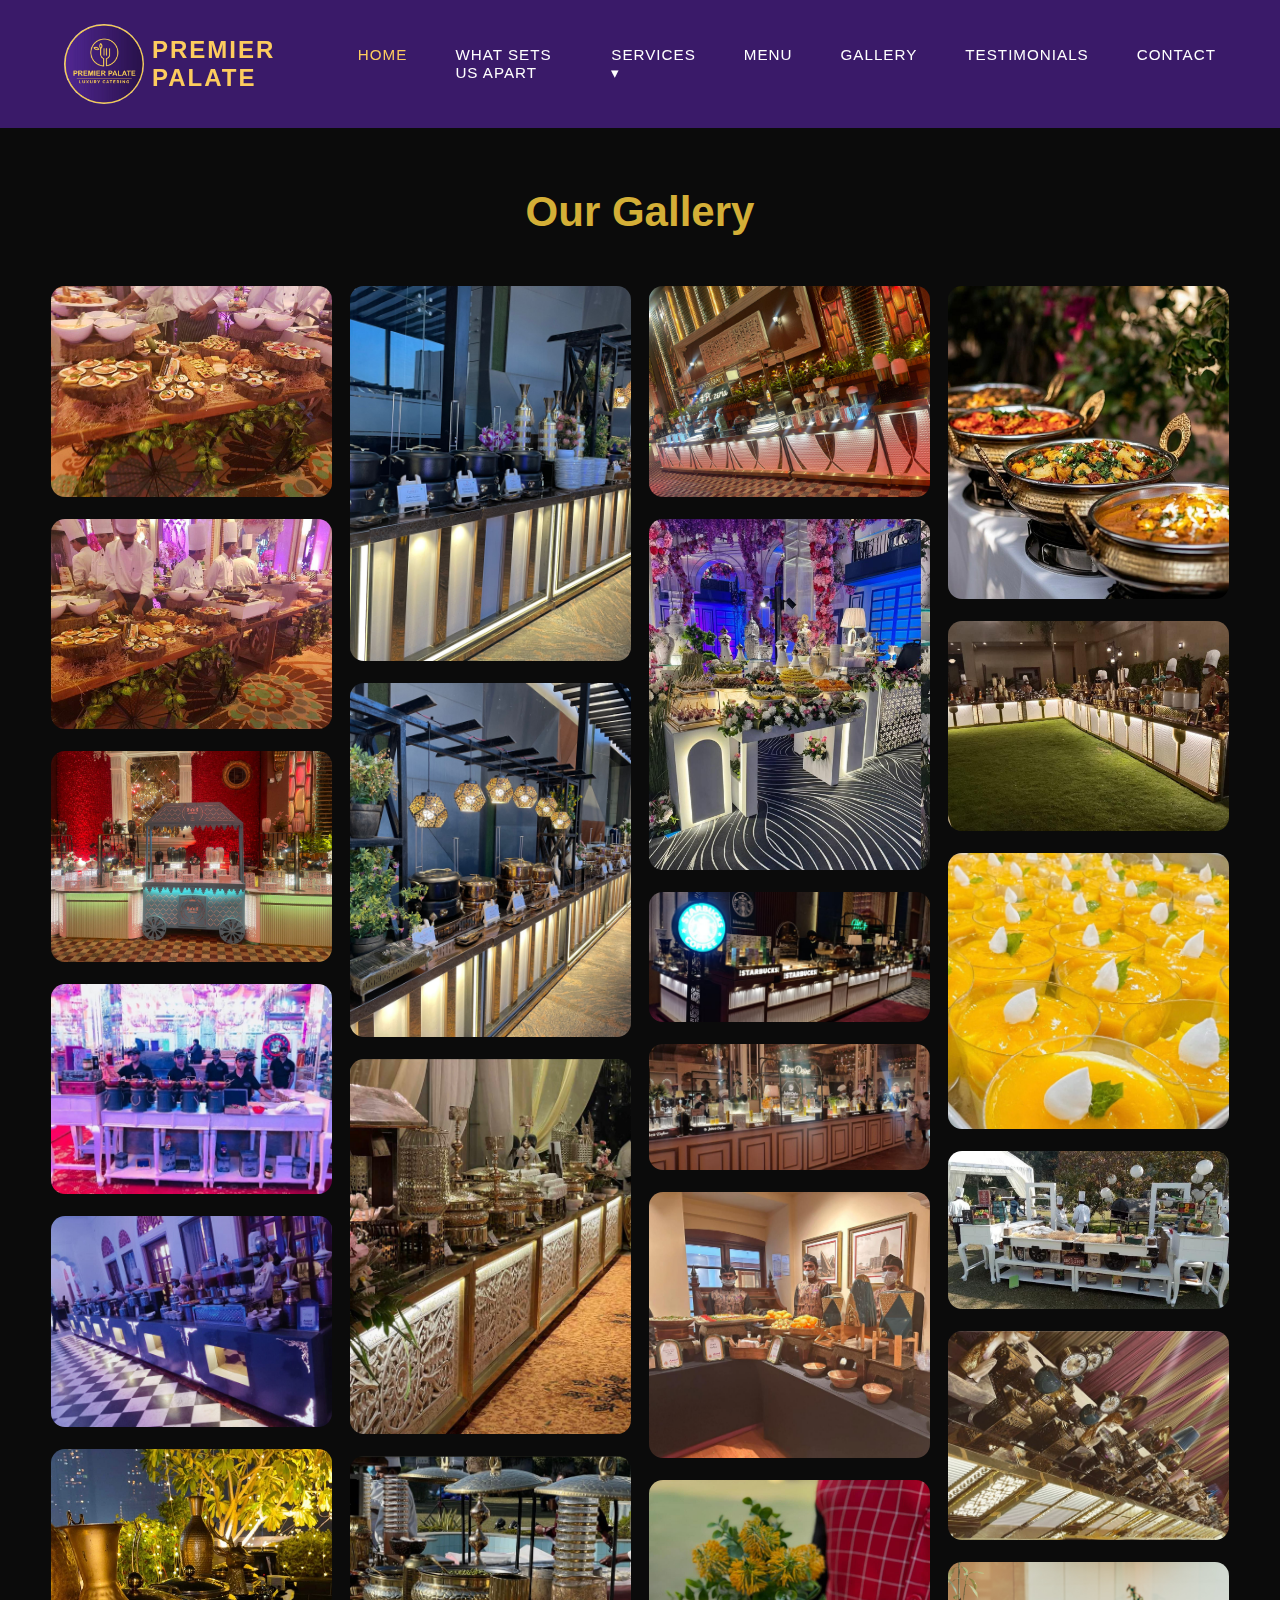
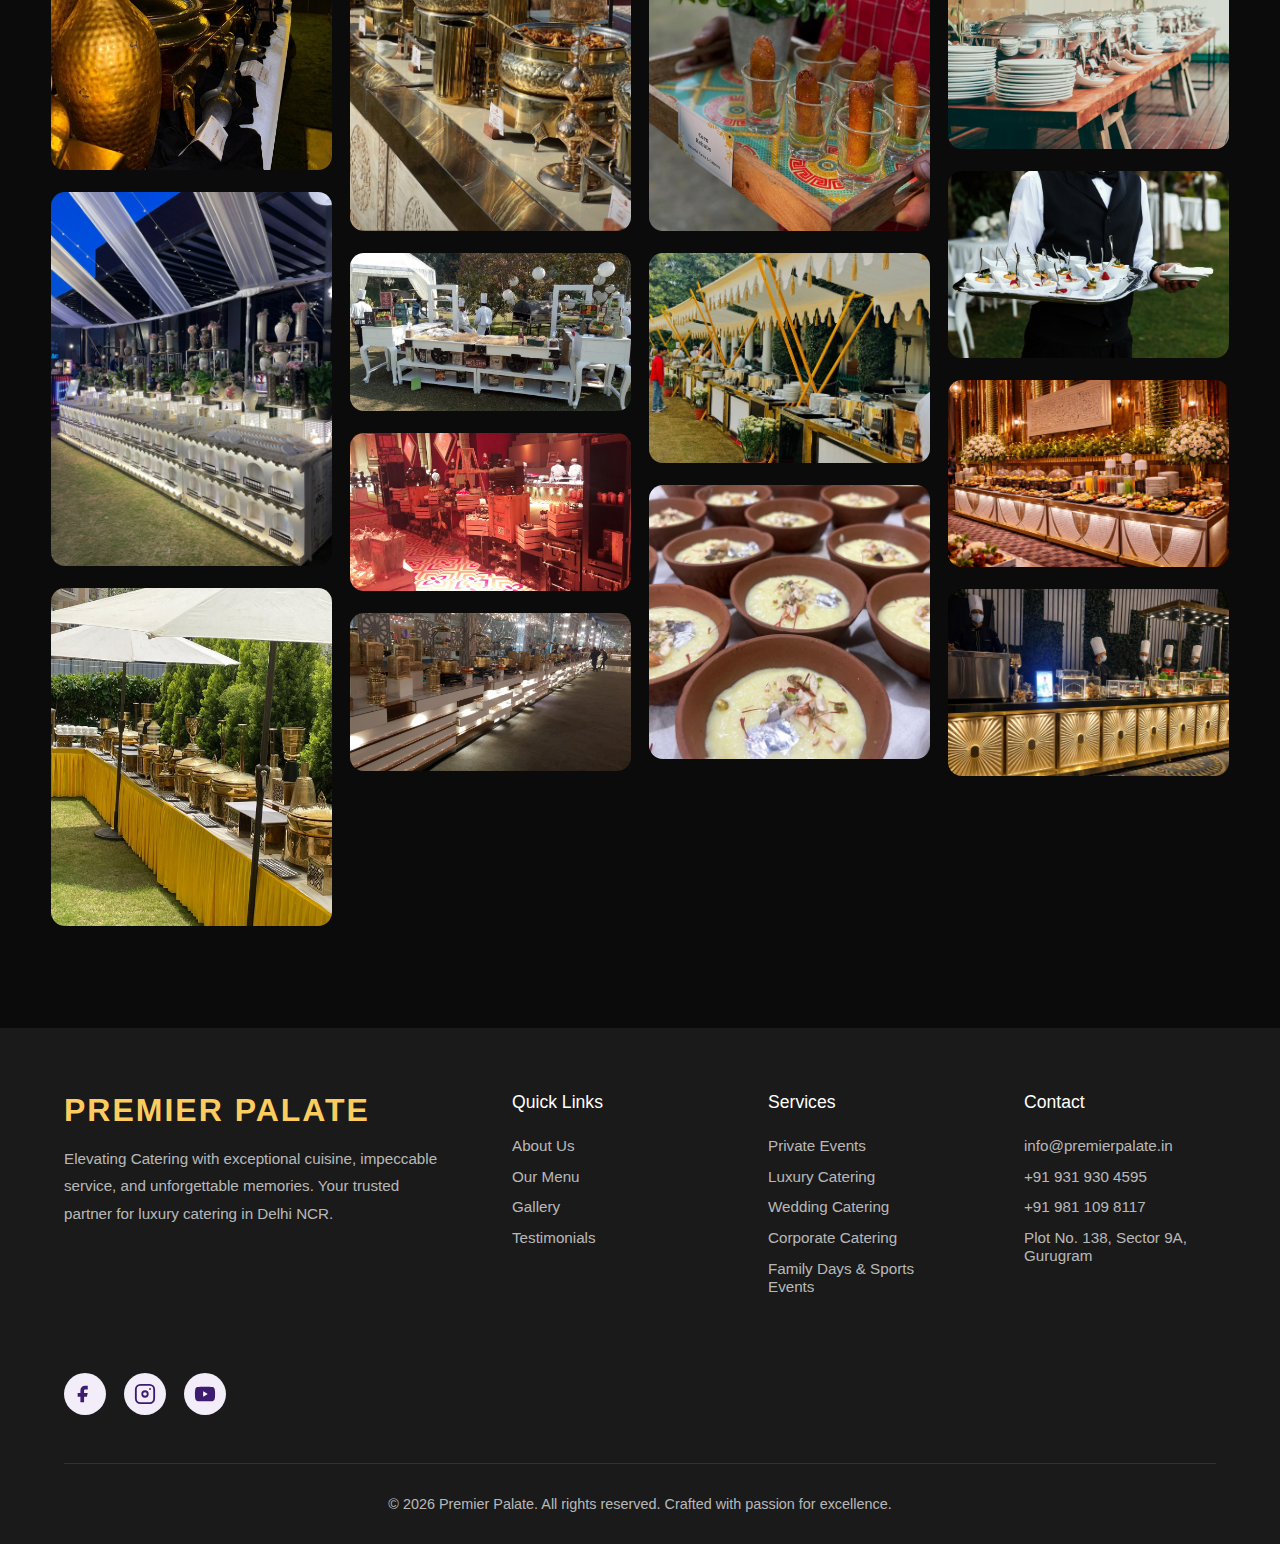
<file: gallery.html>
<!DOCTYPE html>
<html lang="en">

<head>
    <meta charset="UTF-8">
    <title>Gallery | Premier Palate</title>
    <meta name="viewport" content="width=device-width, initial-scale=1.0">
    <img rel="icon" type="image/png" href="assets/logo.png">
    <link rel="stylesheet" href="global.css">
    <script defer src="global.js"></script>

    <style>
        body {
            background: #0b0b0b;
        }

        .gallery-page {
            padding: 120px 4% 80px;
        }

        .gallery-title {
            text-align: center;
            font-size: 42px;
            color: #d4af37;
            margin-bottom: 50px;
        }

        .gallery-grid {
            column-count: 4;
            column-gap: 18px;
        }

        .gallery-grid img {
            width: 100%;
            margin-bottom: 18px;
            border-radius: 14px;
            break-inside: avoid;
        }

        @media(max-width: 1024px) {
            .gallery-grid {
                column-count: 3;
            }
        }

        @media(max-width: 768px) {
            .gallery-grid {
                column-count: 2;
            }
        }

        @media(max-width: 480px) {
            .gallery-grid {
                column-count: 1;
            }
        }
    </style>
</head>

<body>

    <div id="navbar-placeholder"></div>

    <section class="gallery-page">
        <h1 class="gallery-title">Our Gallery</h1>
        <div class="gallery-grid" id="galleryGrid"></div>
    </section>

    <div id="footer-placeholder"></div>

    <script>
        fetch('gallery-images.json')
            .then(res => res.json())
            .then(images => {
                const grid = document.getElementById('galleryGrid');
                images.forEach(src => {
                    const img = document.createElement('img');
                    img.src = src;
                    grid.appendChild(img);
                });
            });
    </script>

</body>

</html>
</file>
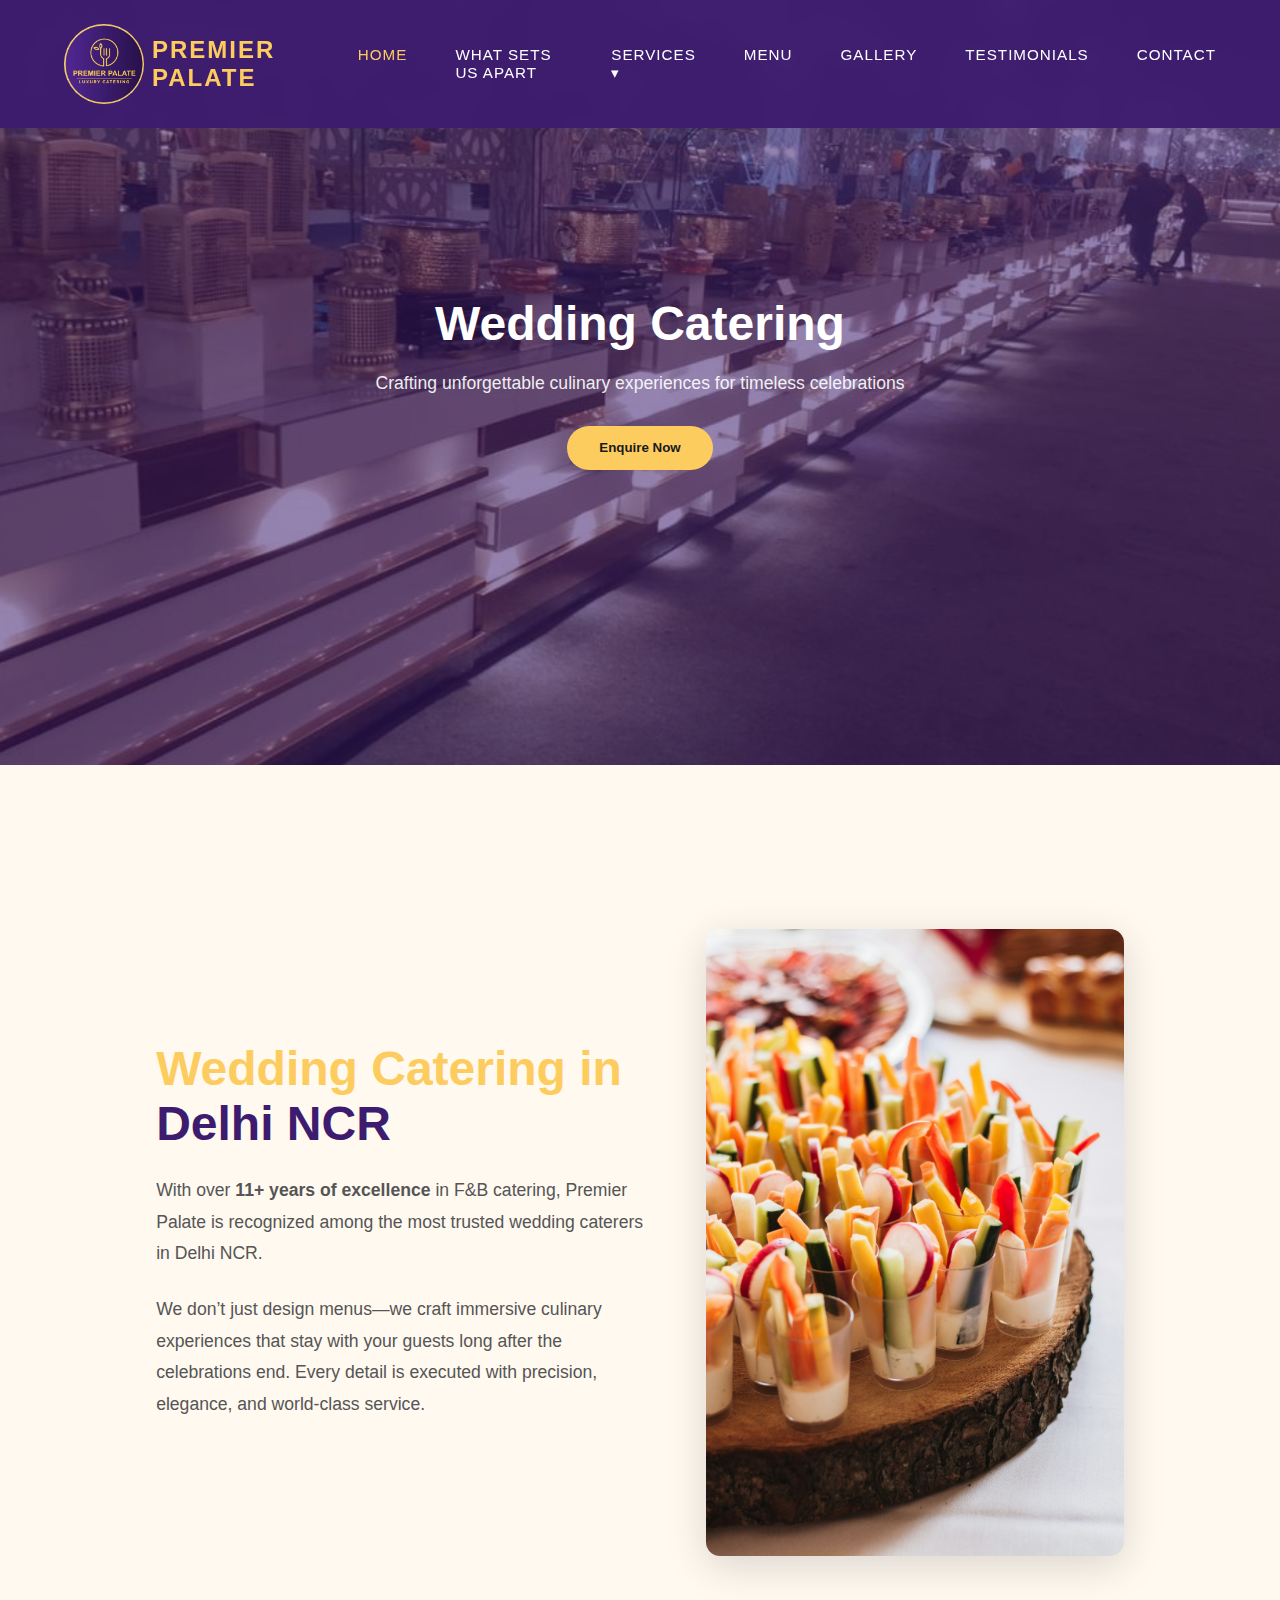
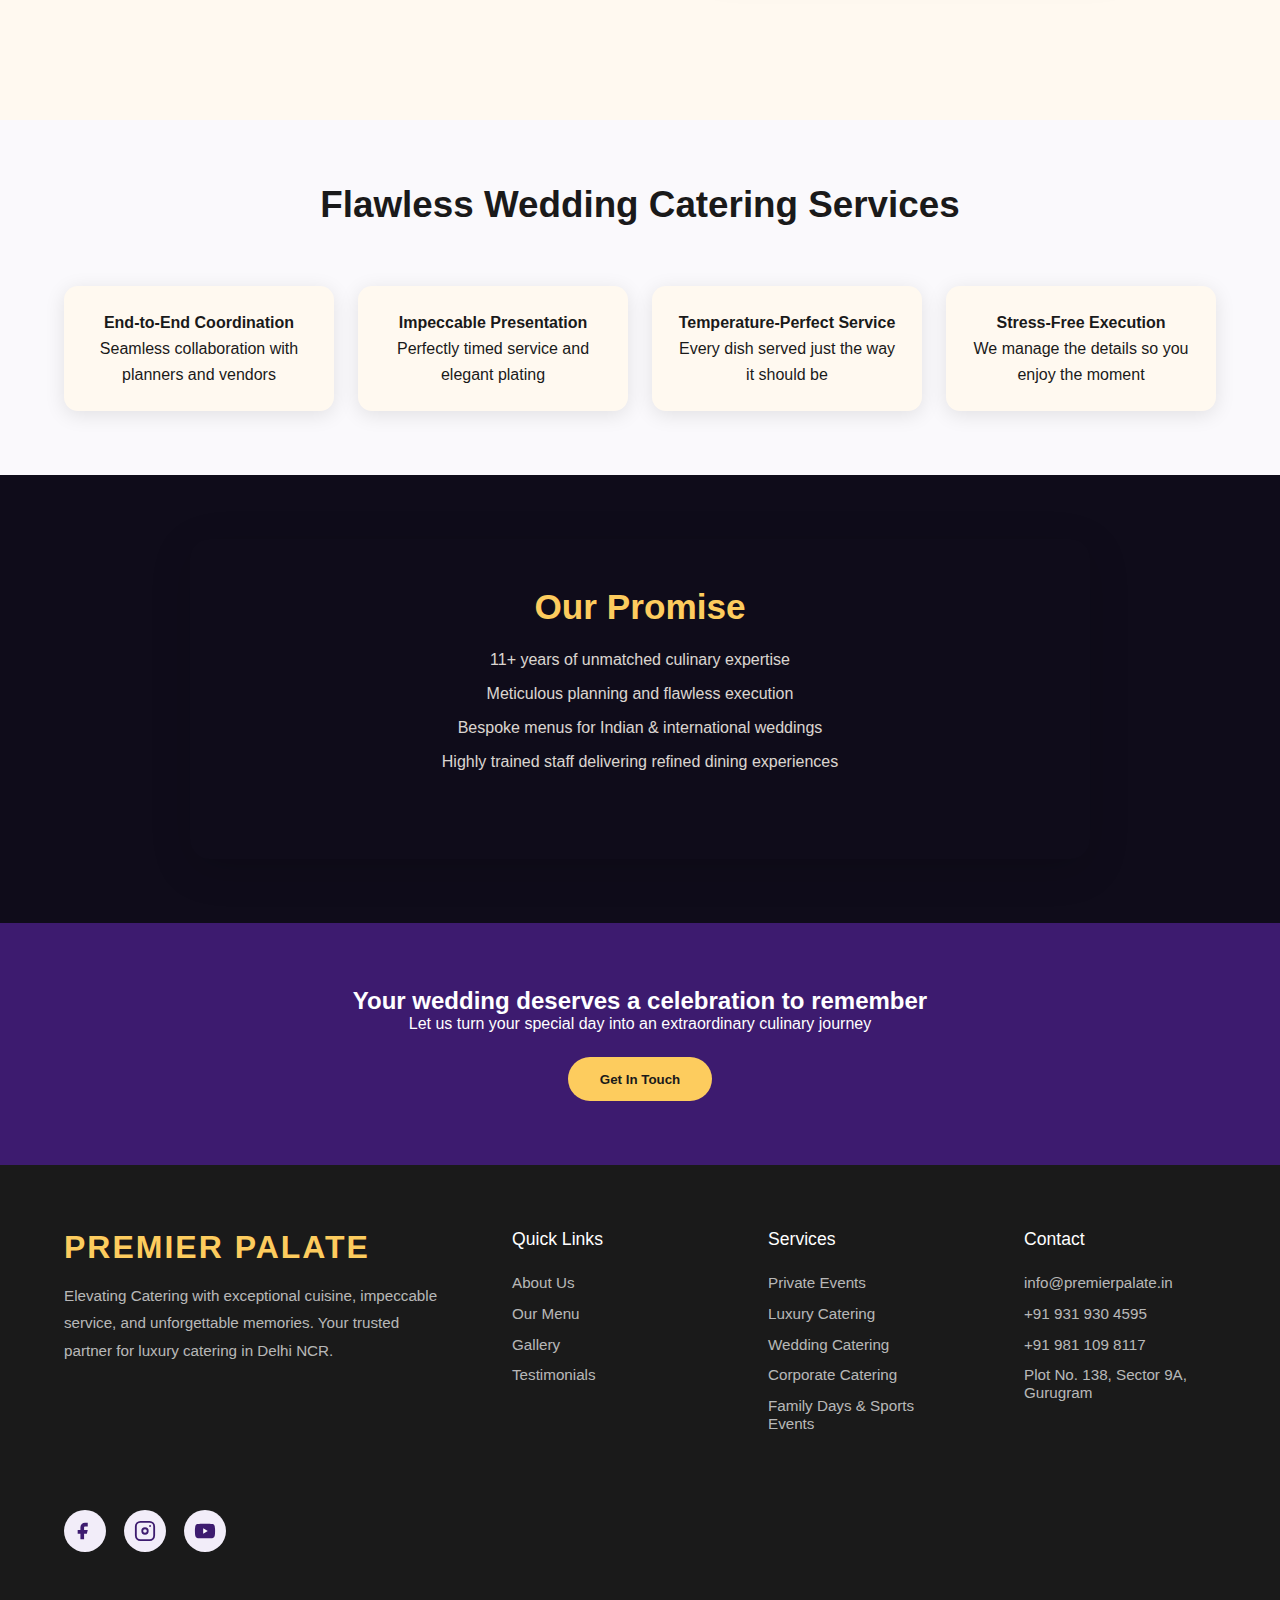
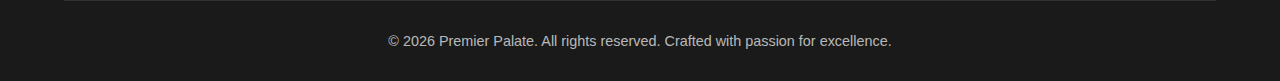
<file: luxury-weddings.html>
<!DOCTYPE html>
<html lang="en">

<head>
    <meta charset="UTF-8">
    <meta name="viewport" content="width=device-width, initial-scale=1.0">
    <title>Wedding Catering | Premier Palate</title>
    <link rel="icon" type="image/png" href="assets/logo.png">
    <link rel="stylesheet" href="global.css">
    <script src="global.js" defer></script>
</head>

<body class="wedding-catering">

    <div id="navbar-placeholder"></div>

    <!-- HERO -->
    <section class="service-hero">
        <div class="hero-overlay"></div>
        <div class="hero-content">
            <h1>Wedding Catering</h1>
            <p>Crafting unforgettable culinary experiences for timeless celebrations</p>
            <button class="btn-primary" onclick="document.getElementById('popupForm').classList.add('active')">
                Enquire Now
            </button>
        </div>
    </section>

    <!-- INTRO -->
    <section class="service-intro">
        <div class="service-container split">
            <div class="about-text">
                <h2><span>Wedding Catering in </span>Delhi NCR</h2>
                <p>
                    With over <strong>11+ years of excellence</strong> in F&B catering, Premier Palate
                    is recognized among the most trusted wedding caterers in Delhi NCR.
                </p>
                <p>
                    We don’t just design menus—we craft immersive culinary experiences that stay with
                    your guests long after the celebrations end. Every detail is executed with
                    precision, elegance, and world-class service.
                </p>
            </div>

            <img src="gallery/WhatsApp Image 2026-02-09 at 11.44.35 AM.jpeg"Wedding Catering">
        </div>
    </section>

    <!-- FEATURES -->
    <section class="service-features">
        <h2>Flawless Wedding Catering Services</h2>

        <ul class="feature-list">
            <li>
                <strong>End-to-End Coordination</strong><br>
                Seamless collaboration with planners and vendors
            </li>
            <li>
                <strong>Impeccable Presentation</strong><br>
                Perfectly timed service and elegant plating
            </li>
            <li>
                <strong>Temperature-Perfect Service</strong><br>
                Every dish served just the way it should be
            </li>
            <li>
                <strong>Stress-Free Execution</strong><br>
                We manage the details so you enjoy the moment
            </li>
        </ul>
    </section>

    <!-- PROMISE -->
    <section class="service-promise">
        <div class="promise-box">
            <h2>Our Promise</h2>
            <ul>
                <li>11+ years of unmatched culinary expertise</li>
                <li>Meticulous planning and flawless execution</li>
                <li>Bespoke menus for Indian & international weddings</li>
                <li>Highly trained staff delivering refined dining experiences</li>
            </ul>
        </div>
    </section>

    <!-- CTA -->
    <section class="service-cta">
        <h2>Your wedding deserves a celebration to remember</h2>
        <p>
            Let us turn your special day into an extraordinary culinary journey
        </p>
        <button class="btn-secondary" onclick="window.location.href='contact.html'">
            Get In Touch
        </button>
    </section>

    <div id="footer-placeholder"></div>
<div id="popup-placeholder"></div>
</body>

</html>
</file>
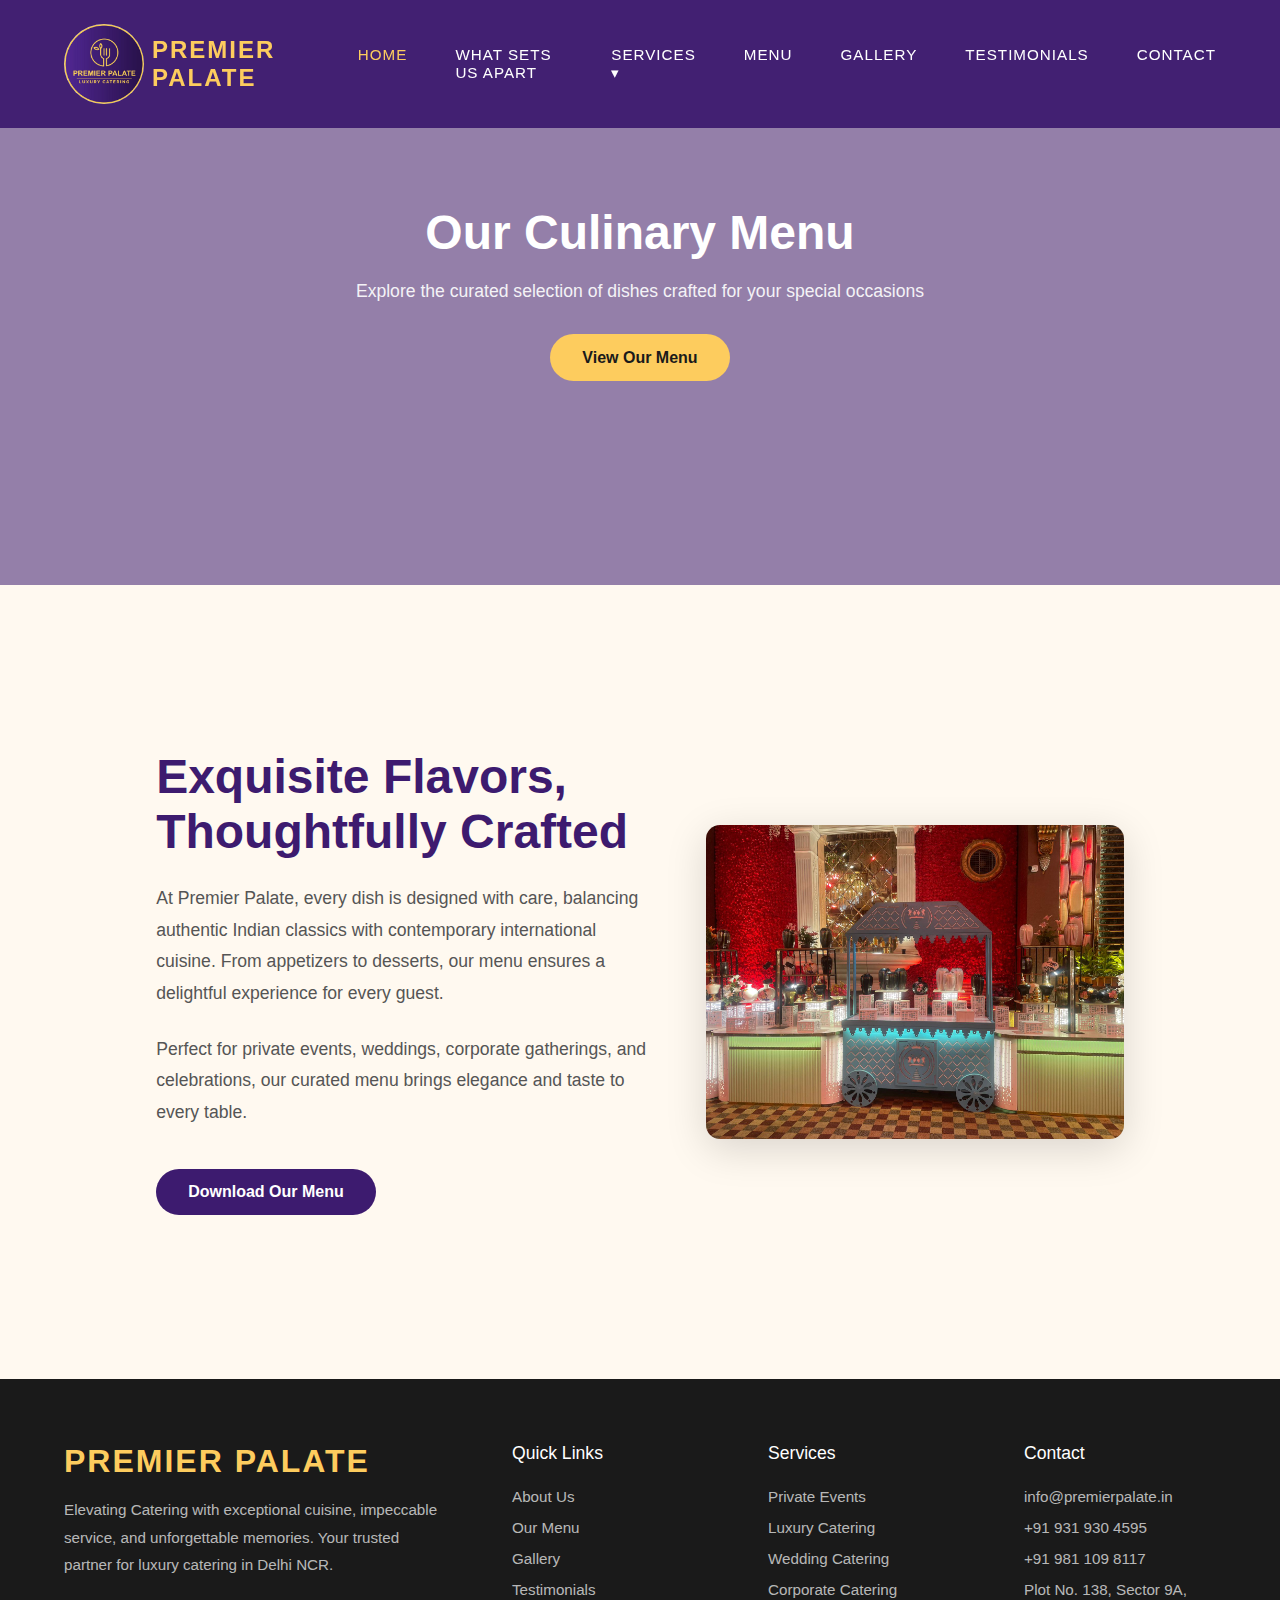
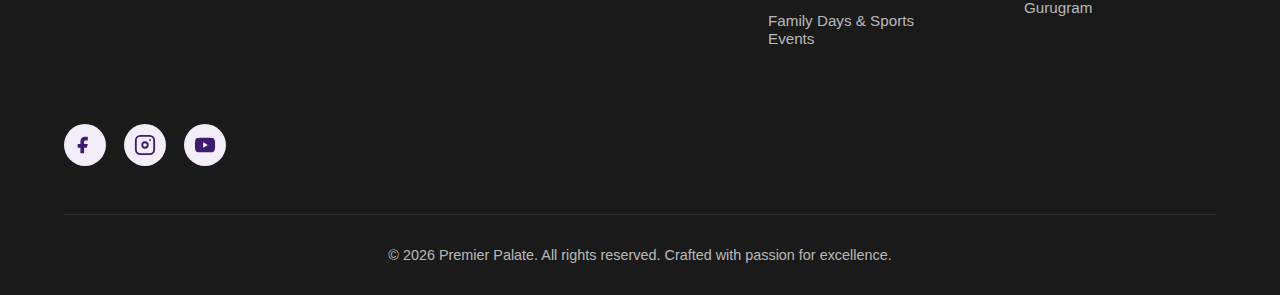
<file: menu.html>
<!DOCTYPE html>
<html lang="en">

<head>
    <meta charset="UTF-8">
    <meta name="viewport" content="width=device-width, initial-scale=1.0">
    <title>Menu | Premier Palate</title>
    <link rel="icon" type="image/png" href="assets/logo.png">

    <link rel="stylesheet" href="global.css">
    <script src="global.js" defer></script>
</head>

<body class="menu-page">

    <div id="navbar-placeholder"></div>

    <!-- HERO -->
    <section class="service-hero">
        <div class="hero-overlay"></div>
        <div class="hero-content">
            <h1>Our Culinary Menu</h1>
            <p>Explore the curated selection of dishes crafted for your special occasions</p>
            <a href="javascript:void(0)" class="btn-primary" onclick="openMenuGate(event,'View')">
                View Our Menu
            </a>
        </div>
    </section>

    <!-- INTRO -->
    <section class="service-intro">
        <div class="service-container split">
            <div class="about-text">
                <h2>Exquisite Flavors, Thoughtfully Crafted</h2>
                <p>
                    At Premier Palate, every dish is designed with care, balancing authentic Indian classics
                    with contemporary international cuisine. From appetizers to desserts, our menu ensures
                    a delightful experience for every guest.
                </p>
                <p>
                    Perfect for private events, weddings, corporate gatherings, and celebrations, our curated menu
                    brings elegance and taste to every table.
                </p>
                <a href="javascript:void(0)" class="btn-secondary" onclick="openMenuGate(event,'download')">
                    Download Our Menu
                </a>
            </div>
            <img src="gallery/WhatsApp Image 2026-01-29 at 4.28.57 PM (1).jpeg" alt="Menu Highlights">
        </div>
    </section>

    <div id="footer-placeholder"></div>
<div id="popup-placeholder"></div>
<div id="menu-popup-placeholder"></div>
</body>

</html>
</file>
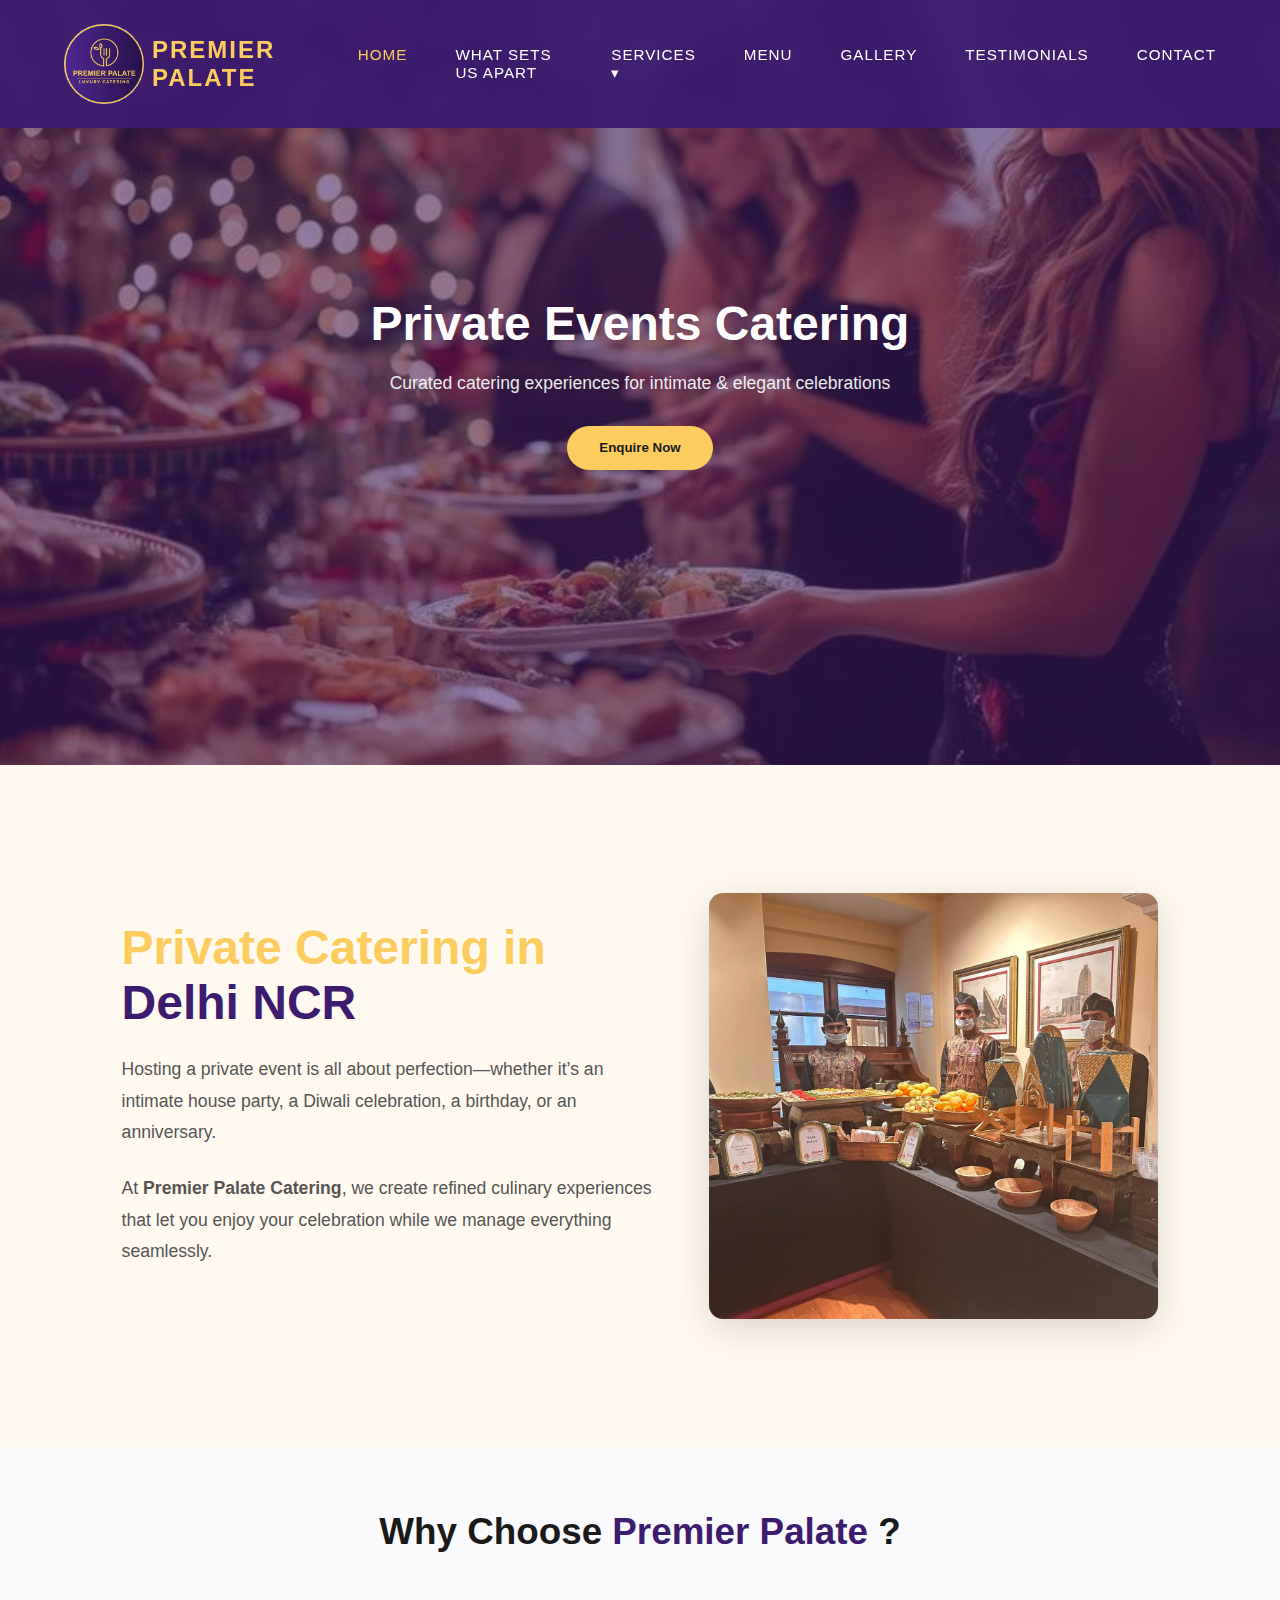
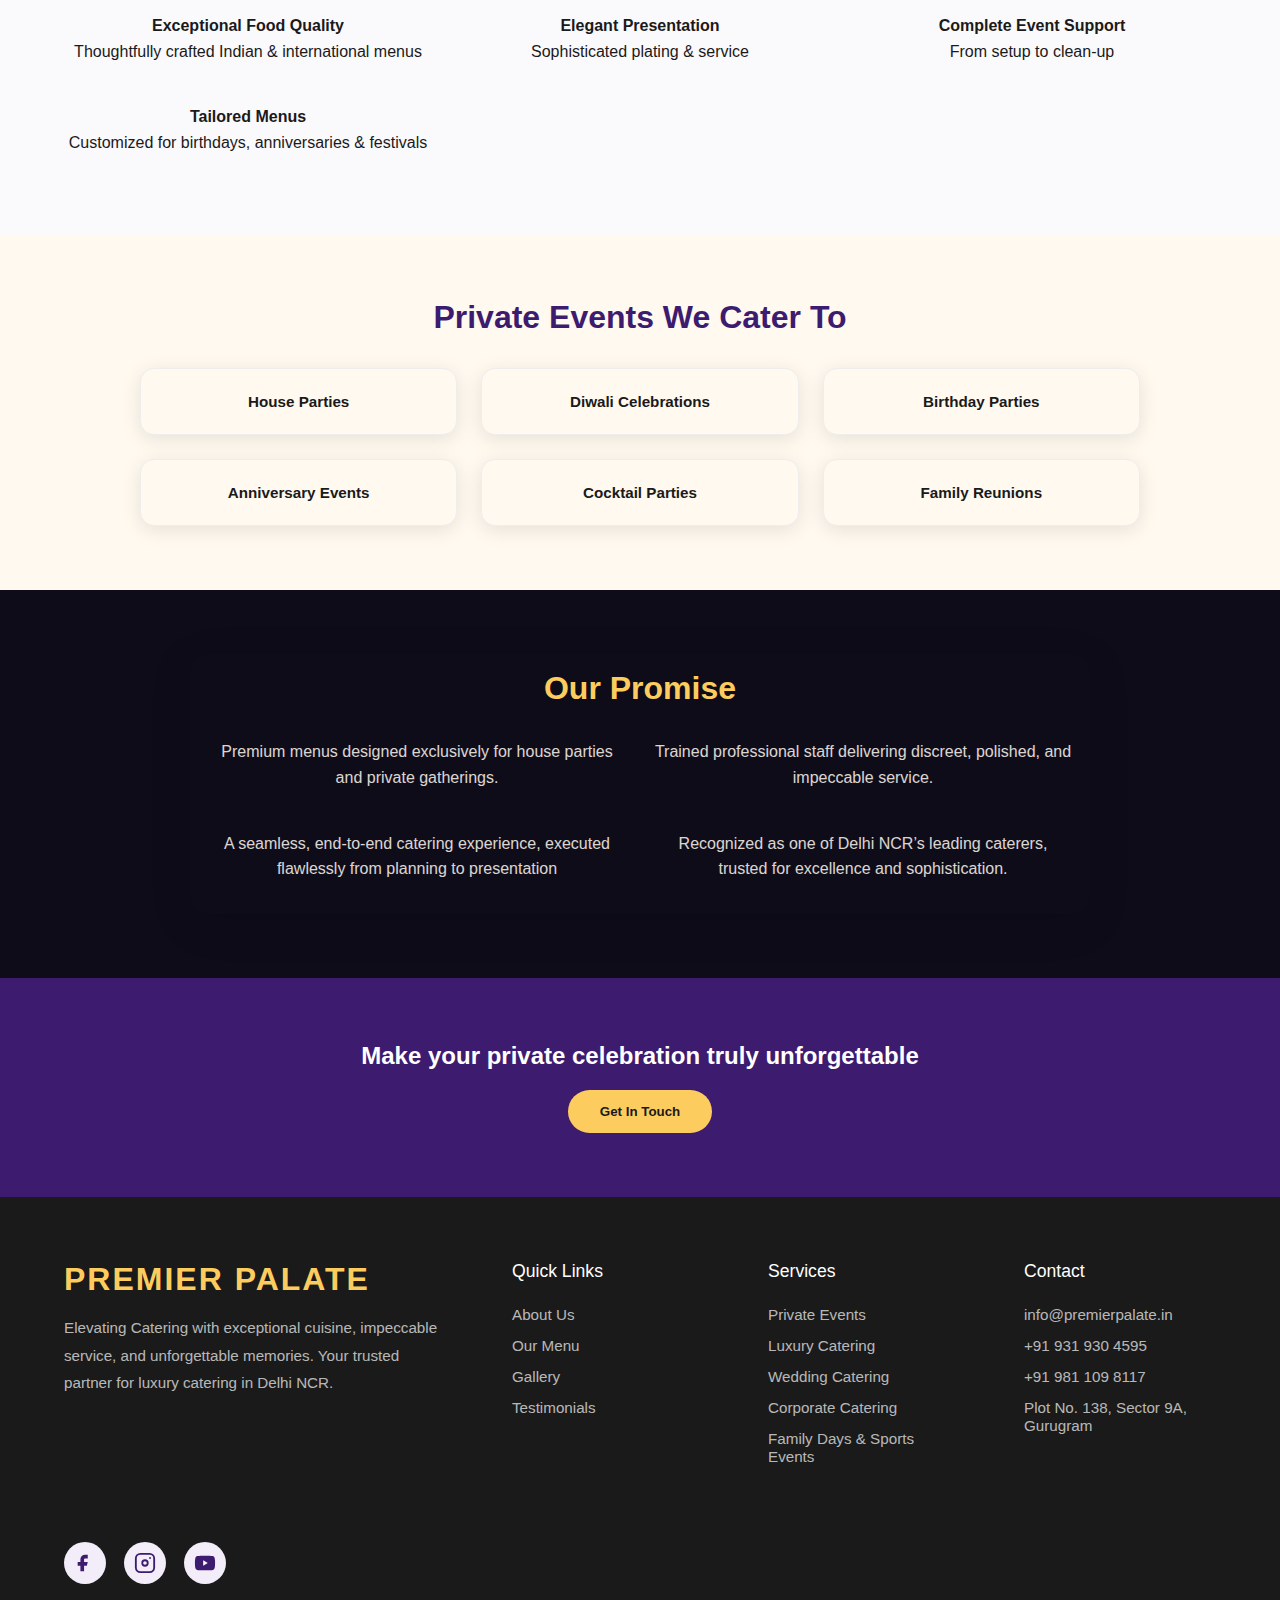
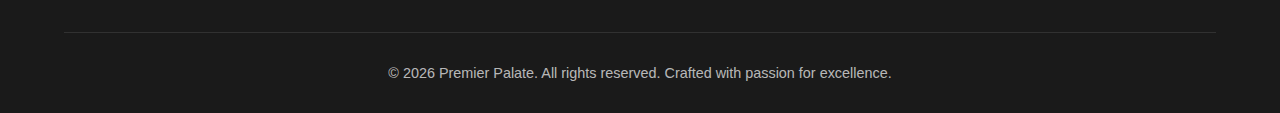
<file: private-events.html>
<!DOCTYPE html>
<html lang="en">

<head>
    <meta charset="UTF-8">
    <meta name="viewport" content="width=device-width, initial-scale=1.0">
    <title>Private Events Catering | Premier Palate</title>
    <link rel="icon" type="image/png" href="assets/logo.png">

    <link rel="stylesheet" href="global.css">
    <!-- <link rel="stylesheet" href="private-events.css"> -->
    <script src="global.js" defer></script>
</head>

<body class="private-events">

    <div id="navbar-placeholder"></div>

    <!-- HERO -->
    <section class="service-hero">
        <div class="hero-overlay"></div>
        <div class="hero-content">
            <h1>Private Events Catering</h1>
            <p>Curated catering experiences for intimate & elegant celebrations</p>
            <button class="btn-primary" onclick="document.getElementById('popupForm').classList.add('active')">Enquire Now</button>
        </div>
    </section>

    <!-- INTRO -->
    <section class="service-intro">
        <div class="service-container split">
            <div class="about-text">
                <h2><span>Private Catering in </span>Delhi NCR</h2>
                <p>
                    Hosting a private event is all about perfection—whether it’s an intimate house party,
                    a Diwali celebration, a birthday, or an anniversary.
                </p>
                <p>
                    At <strong>Premier Palate Catering</strong>, we create refined culinary experiences
                    that let you enjoy your celebration while we manage everything seamlessly.
                </p>
            </div>
            <img src="gallery/WhatsApp Image 2026-02-07 at 12.23.31 AM.jpeg" alt="Private Event">
        </div>
    </section>

    <!-- WHY CHOOSE -->
    <section class="service-features">
        <h2>Why Choose <span>Premier Palate</span> ?</h2>
        <ul class="feature-list">
            <li><strong>Exceptional Food Quality</strong><br> Thoughtfully crafted Indian & international menus</li>
            <li><strong>Elegant Presentation</strong><br> Sophisticated plating & service</li>
            <li><strong>Complete Event Support</strong><br> From setup to clean-up</li>
            <li><strong>Tailored Menus</strong><br> Customized for birthdays, anniversaries & festivals</li>
        </ul>
    </section>

    <!-- EVENTS -->
    <section class="service-events">
        <h2>Private Events We Cater To</h2>
        <div class="events-grid">
            <div class="event-card">House Parties</div>
            <div class="event-card">Diwali Celebrations</div>
            <div class="event-card">Birthday Parties</div>
            <div class="event-card">Anniversary Events</div>
            <div class="event-card">Cocktail Parties</div>
            <div class="event-card">Family Reunions</div>

        </div>
        </div>
    </section>

    <!-- PROMISE -->
    <section class="service-promise">
        <div class="promise-box">
            <h2>Our Promise</h2>
            <ul>
                <li>Premium menus designed exclusively for house parties and private gatherings.</li>
                <li>Trained professional staff delivering discreet, polished, and impeccable service.</li>
                <li>A seamless, end-to-end catering experience, executed flawlessly from planning to presentation</li>
                <li>Recognized as one of Delhi NCR’s leading caterers, trusted for excellence and sophistication.</li>
            </ul>
        </div>
    </section>

    <!-- CTA -->
    <section class="service-cta">
        <h2>Make your private celebration truly unforgettable</h2>
        <button class="btn-secondary" onclick="window.location.href='contact.html'">Get In Touch</button>
    </section>

    <div id="footer-placeholder"></div>
<div id="popup-placeholder"></div>
</body>

</html>
</file>
<file: global.css>
/* ==========================================
   GLOBAL STYLES - Complete Website CSS
   RESPONSIVE STRUCTURE: 
   1. DESKTOP/LAPTOP (Default - 1025px+)
   2. TABLET (1024px and below)
   3. MOBILE (768px and below)
   
   ✅ ALL ERRORS FIXED - NO DESIGN CHANGES
   ========================================== */

/* ==========================================
   ROOT VARIABLES
   ========================================== */
:root {
    /* Colors */
    --primary-purple: #3D1B6F;
    --accent-gold: #FDCC5E;
    --light-cream: #FFF9F0;
    --dark-text: #1a1a1a;
    --light-text: #ffffff;

    /* Shadows */
    --shadow-sm: 0 4px 20px rgba(0, 0, 0, 0.1);
    --shadow-md: 0 10px 40px rgba(0, 0, 0, 0.15);
    --shadow-lg: 0 20px 60px rgba(61, 27, 111, 0.2);
    --shadow-hover: 0 6px 30px rgba(0, 0, 0, 0.4);

    /* Transitions */
    --transition-fast: 0.3s ease;
    --transition-medium: 0.4s ease;

    /* Spacing Scale */
    --spacing-xs: 0.5rem;
    --spacing-sm: 1rem;
    --spacing-md: 1.5rem;
    --spacing-lg: 2rem;
    --spacing-xl: 3rem;
    --spacing-2xl: 4rem;

    /* Z-index Scale */
    --z-dropdown: 2000;
    --z-nav: 9999;
    --z-floating: 999;
    --z-modal: 9999;
    --z-modal-content: 10000;

    /* Font Family - Change this ONE line to update font across entire site */
    --font-primary: 'Canva Sans', -apple-system, BlinkMacSystemFont, 'Segoe UI', sans-serif;
}

/* ==========================================
   RESET & BASE STYLES
   ========================================== */
* {
    margin: 0;
    padding: 0;
    box-sizing: border-box;
}

html {
    margin: 0;
    padding: 0;
    scroll-behavior: smooth;
}

body {
    margin: 0;
    padding: 0;
    font-family: var(--font-primary);
    color: var(--dark-text);
    overflow-x: hidden;
    background: var(--light-cream);
}

/* ==========================================
   DESKTOP/LAPTOP STYLES (DEFAULT - 1025px+)
   ========================================== */

/* ==========================================
   NAVIGATION - DESKTOP
   ========================================== */
nav {
    position: fixed;
    top: 0;
    width: 100%;
    z-index: var(--z-nav);
    background: rgba(61, 27, 111, 0.95);
    backdrop-filter: blur(10px);
    padding: 1.5rem 5%;
    transition: all var(--transition-fast);
}

nav.scrolled {
    padding: 1rem 5%;
    box-shadow: var(--shadow-sm);
}

.nav-container {
    max-width: 1400px;
    margin: 0 auto;
    display: flex;
    justify-content: space-between;
    align-items: center;
}

.logo {
    font-family: var(--font-primary);
    font-size: 1.5rem;
    font-weight: 600;
    color: var(--accent-gold);
    letter-spacing: 2px;
    text-decoration: none;
    display: flex;
    align-items: center;
    gap: var(--spacing-xs);
}

.logo-icon {
    width: 80px;
    border-radius: 50%;
    display: flex;
    align-items: center;
    justify-content: center;
    font-size: 1.4rem;
    color: var(--primary-purple);
    font-weight: 700;
    font-family: var(--font-primary);
}

.nav-links {
    display: flex;
    gap: 3rem;
    list-style: none;
}

.nav-links a {
    color: var(--light-text);
    text-decoration: none;
    font-size: 0.95rem;
    font-weight: 400;
    letter-spacing: 1px;
    position: relative;
    transition: color var(--transition-fast);
    cursor: pointer;
}

.nav-links a::after {
    content: '';
    position: absolute;
    bottom: -5px;
    left: 0;
    width: 0;
    height: 2px;
    background: var(--accent-gold);
    transition: width var(--transition-fast);
}

.nav-links a:hover {
    color: var(--accent-gold);
}

.nav-links a:hover::after {
    width: 100%;
}

.nav-links a:focus {
    outline: 2px solid var(--accent-gold);
    outline-offset: 4px;
}

.nav-links a.active {
    color: var(--accent-gold);
}

/* Hamburger - Hidden on Desktop */
.hamburger {
    display: none;
}

/* Navigation Dropdown - DESKTOP */
.nav-item {
    position: relative;
}

.dropdown-toggle::after {
    content: '▾';
    font-size: 0.7rem;
    margin-left: 6px;
}

.dropdown-menu {
    position: absolute;
    top: 140%;
    left: 0;
    background: rgba(255, 255, 255, 0.98);
    backdrop-filter: blur(10px);
    list-style: none;
    min-width: 280px;
    padding: 1rem 0;
    border-radius: 10px;
    opacity: 0;
    visibility: hidden;
    transform: translateY(10px);
    transition: all var(--transition-fast);
    box-shadow: var(--shadow-md);
    z-index: var(--z-dropdown);
}

.dropdown:hover .dropdown-menu {
    opacity: 1;
    visibility: visible;
    transform: translateY(0);
}

.dropdown-menu a {
    display: block;
    padding: 0.9rem 1.6rem;
    color: var(--primary-purple);
    font-size: 0.9rem;
    letter-spacing: 1px;
    text-decoration: none;
    transition: all var(--transition-fast);
}

.dropdown-menu a::after {
    display: none;
}

.dropdown-menu a:hover {
    background: var(--primary-purple);
    color: var(--light-text);
}

/* ==========================================
   HOME PAGE - HERO SECTION - DESKTOP
   ========================================== */
.hero {
    height: 100vh;
    position: relative;
    display: flex;
    align-items: center;
    justify-content: center;
    overflow: hidden;
}

.hero-background {
    position: absolute;
    top: 0;
    left: 0;
    width: 100%;
    height: 100%;
    background: linear-gradient(135deg, rgba(61, 27, 111, 0.85), rgba(61, 27, 111, 0.65)),
        url('gallery/WhatsApp Image 2026-02-07 at 12.08.08 AM.jpeg') center/cover;
    animation: slowZoom 20s infinite alternate;
}

@keyframes slowZoom {
    from {
        transform: scale(1);
    }

    to {
        transform: scale(1.1);
    }
}

.hero-content {
    position: relative;
    z-index: 2;
    text-align: center;
    max-width: 900px;
    padding: 0 2rem;
    animation: fadeInUp 1s ease-out;
}

@keyframes fadeInUp {
    from {
        opacity: 0;
        transform: translateY(40px);
    }

    to {
        opacity: 1;
        transform: translateY(0);
    }
}

.hero-subtitle {
    font-size: 1.5rem;
    letter-spacing: 4px;
    color: var(--accent-gold);
    font-weight: 500;
    margin-bottom: var(--spacing-md);
    text-transform: uppercase;
    animation: fadeInUp 1s ease-out 0.2s backwards;
}

.hero h1 {
    font-family: var(--font-primary);
    font-size: 5.5rem;
    font-weight: 300;
    color: var(--light-text);
    margin-bottom: var(--spacing-lg);
    line-height: 1.1;
    animation: fadeInUp 1s ease-out 0.4s backwards;
}

.hero h1 strong {
    font-weight: 600;
    color: var(--accent-gold);
}

.hero-description {
    font-size: 1.2rem;
    color: rgba(255, 255, 255, 0.9);
    line-height: 1.8;
    margin-bottom: var(--spacing-xl);
    font-weight: 300;
    animation: fadeInUp 1s ease-out 0.6s backwards;
}

.cta-buttons {
    display: flex;
    gap: var(--spacing-lg);
    justify-content: center;
    animation: fadeInUp 1s ease-out 0.8s backwards;
}

.btn {
    padding: 1.2rem 3rem;
    font-size: 1rem;
    font-weight: 500;
    letter-spacing: 2px;
    text-decoration: none;
    border: 2px solid transparent;
    cursor: pointer;
    transition: all var(--transition-medium);
    text-transform: uppercase;
    position: relative;
    overflow: hidden;
}

.btn:focus {
    outline: 3px solid var(--accent-gold);
    outline-offset: 4px;
}

.btn-primary {
    background: var(--accent-gold);
    color: var(--primary-purple);
}

/* .btn-primary::before {
    content: '';
    position: absolute;
    top: 0;
    left: -100%;
    width: 100%;
    height: 100%;
    background: rgba(255, 255, 255, 0.2);
    transition: left var(--transition-medium);
} */

.btn-primary:hover::before {
    left: 100%;
}

.btn-primary:hover {
    transform: translateY(-3px);
    box-shadow: 0 10px 30px rgba(253, 204, 94, 0.4);
}

.btn-secondary {
    background: transparent;
    color: var(--light-text);
    border: 2px solid var(--light-text);
}

.btn-secondary:hover {
    background: var(--light-text);
    color: var(--primary-purple);
    transform: translateY(-3px);
}

/* ==========================================
   HOME PAGE - ABOUT SECTION - DESKTOP
   ========================================== */
.about-section {
    padding: 4rem 5%;
    background: var(--light-cream);
}

.about-container {
    max-width: 1200px;
    margin: 0 auto;
    display: grid;
    grid-template-columns: 1fr 1fr;
    gap: var(--spacing-2xl);
    align-items: center;
}

.about-image {
    width: 100%;
    height: 500px;
    object-fit: cover;
    border-radius: 12px;
    box-shadow: var(--shadow-lg);
}

.about-content-index h2 {
    font-family: var(--font-primary);
    font-size: 3rem;
    color: var(--primary-purple);
    margin-bottom: var(--spacing-md);
}

.about-content-index h2 span {
    color: var(--accent-gold);
}

.about-content-index p {
    font-size: 1.1rem;
    line-height: 1.8;
    color: #666;
    margin-bottom: var(--spacing-md);
}

/* ==========================================
   SERVICES SECTION - DESKTOP
   ========================================== */
.services {
    padding: 4rem 5%;
    background: var(--primary-purple);
    position: relative;
    overflow: hidden;
}

.services::before {
    content: '';
    position: absolute;
    top: -50%;
    right: -10%;
    width: 600px;
    height: 600px;
    background: radial-gradient(circle, rgba(253, 204, 94, 0.1), transparent);
    border-radius: 50%;
}

.section-header {
    text-align: center;
    max-width: 800px;
    margin: 0 auto 5rem;
    position: relative;
    z-index: 2;
}

.section-subtitle {
    margin-top: 20px;
    font-size: 0.9rem;
    letter-spacing: 3px;
    color: var(--accent-gold);
    font-weight: 500;
    margin-bottom: var(--spacing-sm);
    text-transform: uppercase;
}

.section-title {
    font-family: var(--font-primary);
    font-size: 3.5rem;
    color: var(--light-text);
    margin-bottom: var(--spacing-md);
    font-weight: 400;
}

.section-title span {
    color: var(--accent-gold);
    font-weight: 600;
}

.section-description {
    font-size: 1.1rem;
    color: rgba(255, 255, 255, 0.8);
    line-height: 1.8;
}

.services-grid {
    display: grid;
    grid-template-columns: repeat(5, 2fr);
    gap: var(--spacing-lg);
    max-width: 1400px;
    margin: 0 auto;
    position: relative;
    z-index: 2;
}

.service-card {
    background: rgba(255, 255, 255, 0.1);
    backdrop-filter: blur(10px);
    padding: 2.5rem 2rem;
    text-align: center;
    border-radius: 12px;
    transition: all var(--transition-medium);
    border: 1px solid rgba(255, 255, 255, 0.2);
}

.service-card:hover {
    background: var(--accent-gold);
    transform: translateY(-10px);
    box-shadow: 0 20px 60px rgba(253, 204, 94, 0.3);
}

.service-icon {
    font-size: 3rem;
    margin-bottom: var(--spacing-md);
}

.service-card h3 {
    font-size: 1.3rem;
    color: var(--light-text);
    margin-bottom: var(--spacing-sm);
    font-weight: 600;
}

.service-card:hover h3 {
    color: var(--primary-purple);
}

.service-card p {
    color: rgba(255, 255, 255, 0.8);
    line-height: 1.6;
    font-size: 0.95rem;
}

.service-card:hover p {
    color: var(--primary-purple);
}

/* ==========================================
   WHY CHOOSE US SECTION - DESKTOP
   ========================================== */
.why-choose {
    padding: 4rem 5%;
    background: var(--light-cream);
}

.features-grid {
    display: grid;
    grid-template-columns: repeat(3, 1fr);
    gap: var(--spacing-xl);
    max-width: 1400px;
    margin: 0 auto;
}

.feature-card {
    background: white;
    padding: 3rem 2rem;
    text-align: center;
    transition: all var(--transition-medium);
    position: relative;
    border-top: 4px solid transparent;
    border-radius: 8px;
}

.feature-card::before {
    content: '';
    position: absolute;
    top: 0;
    left: 0;
    right: 0;
    height: 4px;
    background: var(--accent-gold);
    transform: scaleX(0);
    transition: transform var(--transition-medium);
    border-radius: 8px 8px 0 0;
}

.feature-card:hover::before {
    transform: scaleX(1);
}

.feature-card:hover {
    transform: translateY(-10px);
    box-shadow: 0 20px 60px rgba(61, 27, 111, 0.15);
}

.feature-icon {
    width: 80px;
    height: 80px;
    margin: 0 auto var(--spacing-lg);
    background: linear-gradient(135deg, var(--primary-purple), #5a2d9e);
    border-radius: 50%;
    display: flex;
    align-items: center;
    justify-content: center;
    font-size: 2rem;
    color: var(--accent-gold);
    transition: all var(--transition-medium);
}

.feature-card:hover .feature-icon {
    background: var(--accent-gold);
    color: var(--primary-purple);
    transform: rotateY(360deg);
}

.feature-card h3 {
    font-family: var(--font-primary);
    font-size: 1.8rem;
    margin-bottom: var(--spacing-sm);
    color: var(--primary-purple);
}

.feature-card p {
    color: #666;
    line-height: 1.7;
    font-size: 0.95rem;
}

/* ==========================================
   TESTIMONIAL SECTION - DESKTOP
   ========================================== */
.testimonial-section {
    overflow: hidden;
    width: 100%;
    padding: 40px 0;
    background: #fff;
}

#testimonials {
    scroll-margin-top: 100px;
}

.testimonial-track {
    display: flex;
    gap: 30px;
    width: 8000px;
    animation: scroll 100s linear infinite;
}


.testimonial-card {
    min-width: 120px;
    padding: 25px;
    background: var(--light-cream);
    border-radius: 12px;
    box-shadow: 0 8px 20px rgba(0, 0, 0, 0.08);
    font-size: 16px;
    line-height: 1.5;

    display: flex;
    flex-direction: column;
    justify-content: space-between;
}

/* bottom row */
.testimonial-footer {
    display: flex;
    align-items: flex-end;
    justify-content: space-between;
    margin-top: 20px;
}

/* logo */
.testimonial-footer img {
    max-width: 140px;
    max-height: 60px;
    object-fit: contain;
}

/* author */
.testimonial-author {
    text-align: right;
    font-weight: 600;
    color: #3d1b6f;
}

.testimonial-role {
    display: block;
    font-size: 0.85rem;
    color: #777;
}

/* infinite smooth movement */
@keyframes scroll {
    from {
        transform: translateX(0);
    }

    to {
        transform: translateX(-50%);
    }
}

.testimonial-quote {
    font-style: italic;
    color: #333;
    margin-bottom: 18px;
}

.testimonial-author {
    font-weight: 600;
    color: #3d1b6f;
    text-align: right;
}

.testimonial-role {
    display: block;
    font-size: 0.9rem;
    color: #777;
}

.testimonial-heading {
    text-align: center;
    font-size: 2.4rem;
    font-weight: 600;
    margin-bottom: 0.5rem;
    color: #3d1b6f;
}

.testimonial-subheading {
    text-align: center;
    font-size: 1rem;
    color: #777;
    margin-bottom: 3rem;
}
.gallery-page {
    padding: 120px 4% 80px;
    background: #0b0b0b;
}

.gallery-title {
    text-align: center;
    font-size: 42px;
    color: #d4af37;
    margin-bottom: 50px;
    margin-top: 50px;
}

.gallery-grid {
    column-count: 4;
    column-gap: 18px;
}

.gallery-grid img {
    width: 100%;
    margin-bottom: 18px;
    border-radius: 14px;
    break-inside: avoid;
    transition: transform 0.3s ease;
}

.gallery-grid img:hover {
    transform: scale(1.03);
}

/* Responsive */
@media(max-width: 1024px) {
    .gallery-grid {
        column-count: 3;
    }
}

@media(max-width: 768px) {
    .gallery-grid {
        column-count: 2;
    }
}

@media(max-width: 480px) {
    .gallery-grid {
        column-count: 1;
    }
}

/* ==========================================
   CTA SECTION - DESKTOP
   ========================================== */
.cta-section {
    padding: 4rem 5%;
    background: linear-gradient(135deg, var(--primary-purple), #5a2d9e);
    text-align: center;
    position: relative;
    overflow: hidden;
}

.cta-section::before {
    content: '';
    position: absolute;
    top: -50%;
    left: -20%;
    width: 800px;
    height: 800px;
    background: radial-gradient(circle, rgba(253, 204, 94, 0.15), transparent);
    border-radius: 50%;
    animation: float 20s infinite alternate;
}

@keyframes float {
    from {
        transform: translate(0, 0);
    }

    to {
        transform: translate(100px, 50px);
    }
}

.cta-content {
    max-width: 800px;
    margin: 0 auto;
    position: relative;
    z-index: 2;
}

.cta-section h2 {
    font-family: var(--font-primary);
    font-size: 4rem;
    color: var(--light-text);
    margin-bottom: var(--spacing-md);
    font-weight: 400;
}

.cta-section p {
    font-size: 1.2rem;
    color: rgba(255, 255, 255, 0.9);
    margin-bottom: var(--spacing-xl);
    line-height: 1.8;
}

/* ==========================================
   FOOTER - DESKTOP
   ========================================== */
footer {
    background: #1a1a1a;
    padding: 4rem 5% 2rem;
    color: rgba(255, 255, 255, 0.7);
}

.footer-content {
    max-width: 1400px;
    margin: 0 auto;
    display: grid;
    grid-template-columns: 2fr 1fr 1fr 1fr;
    gap: var(--spacing-2xl);
    margin-bottom: var(--spacing-xl);
}

.footer-brand {
    font-family: var(--font-primary);
    font-size: 2rem;
    color: var(--accent-gold);
    margin-bottom: var(--spacing-sm);
    font-weight: 600;
    letter-spacing: 2px;
}

.footer-description {
    line-height: 1.8;
    font-size: 0.95rem;
}

.footer-section h4 {
    color: var(--light-text);
    margin-bottom: var(--spacing-md);
    font-size: 1.1rem;
    font-weight: 500;
}

.footer-section ul {
    list-style: none;
}

.footer-section ul li {
    margin-bottom: 0.8rem;
}

.footer-section a {
    color: rgba(255, 255, 255, 0.7);
    text-decoration: none;
    transition: color var(--transition-fast);
    font-size: 0.95rem;
}

.footer-section a:hover {
    color: var(--accent-gold);
}

.footer-section a:focus {
    outline: 2px solid var(--accent-gold);
    outline-offset: 2px;
}

.footer-bottom {
    border-top: 1px solid rgba(255, 255, 255, 0.1);
    padding-top: var(--spacing-lg);
    text-align: center;
    font-size: 0.9rem;
}

.footer-socials {
    display: flex;
    gap: 18px;  
}

.social-icon {
    width: 42px;
    height: 42px;
    border-radius: 50%;
    display: flex;
    align-items: center;
    justify-content: center;
    background: #f2edf9;
    color: #3d1b6f;
    transition: all 0.3s ease;
}

.social-icon:hover {
    transform: translateY(-4px);
    color: #fff;
}

/* Brand hover colors */
.social-icon.facebook:hover {
    background: #1877f2;
}

.social-icon.instagram:hover {
    background: linear-gradient(45deg, #f58529, #dd2a7b, #8134af);
}

.social-icon.youtube:hover {
    background: #ff0000;
}

/* ==========================================
   FLOATING CONTACT BUTTONS - DESKTOP
   ========================================== */
.floating-contacts {
    position: fixed;
    right: 30px;
    bottom: 30px;
    z-index: var(--z-floating);
    display: flex;
    flex-direction: column;
    gap: 15px;
    transition: transform 0.4s ease, opacity 0.4s ease;
}

.floating-btn {
    width: 60px;
    height: 60px;
    border-radius: 50%;
    display: flex;
    align-items: center;
    justify-content: center;
    cursor: pointer;
    box-shadow: 0 4px 20px rgba(0, 0, 0, 0.3);
    transition: all var(--transition-fast);
    text-decoration: none;
    font-size: 1.8rem;
}

.floating-btn:hover {
    transform: scale(1.1);
    box-shadow: var(--shadow-hover);
}

.floating-btn:focus {
    outline: 3px solid var(--accent-gold);
    outline-offset: 4px;
}

.whatsapp-btn {
    background: #25D366;
    color: white;
}

.call-btn {
    background: var(--primary-purple);
    color: var(--accent-gold);
}

@media (max-width: 768px) {

    .floating-contacts {
        position: fixed;
        inset: 0;
        pointer-events: none;
        transition: transform 1.0s ease, opacity 1.0s ease;
    }

    .floating-contacts.hide {
        transform: translateY(120%);
        opacity: 0;
        pointer-events: none;
    }

    .floating-contacts.show {
        transform: translateY(0);
        opacity: 1;
        pointer-events: auto;
    }

    .floating-contacts .floating-btn {
        position: fixed;
        bottom: 20px;
        width: 55px;
        height: 55px;
        font-size: 1.6rem;
        pointer-events: auto;
        margin-bottom: 30px;
    }

    /* FIRST BUTTON → LEFT BOTTOM */
    .floating-contacts .floating-btn:nth-child(1) {
        left: 20px;
    }

    /* SECOND BUTTON → RIGHT BOTTOM */
    .floating-contacts .floating-btn:nth-child(2) {
        right: 20px;
    }
}

/* ==========================================
   MENU MODAL - DESKTOP
   ========================================== */
.menu-modal {
    display: none;
    position: fixed;
    top: 0;
    left: 0;
    width: 100%;
    height: 100%;
    background: rgba(0, 0, 0, 0.9);
    z-index: var(--z-modal-content);
    justify-content: center;
    align-items: center;
}

.menu-modal.active {
    display: flex;
}

.menu-modal-content {
    background: white;
    width: 90%;
    max-width: 1200px;
    max-height: 90vh;
    overflow-y: auto;
    border-radius: 12px;
    position: relative;
}

.menu-modal-header {
    position: sticky;
    top: 0;
    background: var(--primary-purple);
    padding: var(--spacing-lg);
    display: flex;
    justify-content: space-between;
    align-items: center;
    z-index: 10;
}

.menu-modal-header h2 {
    color: var(--accent-gold);
    font-size: 2.5rem;
    font-family: var(--font-primary);
}

.menu-close {
    background: none;
    border: none;
    color: var(--accent-gold);
    font-size: 2.5rem;
    cursor: pointer;
    width: 40px;
    height: 40px;
    display: flex;
    align-items: center;
    justify-content: center;
    transition: transform var(--transition-fast);
}

.menu-close:hover {
    transform: rotate(90deg);
}

.menu-close:focus {
    outline: 3px solid var(--accent-gold);
    outline-offset: 4px;
}

.menu-modal-body {
    padding: var(--spacing-xl);
}

.menu-category {
    margin-bottom: var(--spacing-xl);
}

.menu-category h3 {
    font-size: 2rem;
    color: var(--primary-purple);
    margin-bottom: var(--spacing-md);
    padding-bottom: var(--spacing-xs);
    border-bottom: 3px solid var(--accent-gold);
}

.menu-items {
    display: grid;
    grid-template-columns: repeat(3, 1fr);
    gap: var(--spacing-sm);
}

.menu-item {
    padding: var(--spacing-sm);
    background: var(--light-cream);
    border-radius: 8px;
}

.menu-item h4 {
    color: var(--primary-purple);
    font-size: 1.1rem;
    margin-bottom: var(--spacing-xs);
}

.menu-item p {
    color: #666;
    font-size: 0.9rem;
    line-height: 1.5;
}

/* ==========================================
   POPUP FORM - DESKTOP (✅ FIXED - MERGED DUPLICATE)
   ========================================== */
.popup-overlay {
    display: none;
    position: fixed;
    inset: 0;
    background: rgba(20, 5, 40, 0.75);
    backdrop-filter: blur(10px);
    z-index: var(--z-modal);
    justify-content: center;
    align-items: center;
}

.popup-overlay.active {
    display: flex;
}

.popup-content {
    background: rgba(61, 27, 111, 0.95);
    backdrop-filter: blur(20px);
    width: 92%;
    max-width: 720px;
    max-height: 85vh;
    overflow-y: auto;
    border-radius: 20px;
    padding: 3rem;
    position: relative;
    box-shadow: 0 25px 80px rgba(0, 0, 0, 0.6);
    scrollbar-width: none;
}

.popup-content::-webkit-scrollbar {
    display: none;
}

.popup-close {
    position: absolute;
    top: 18px;
    right: 20px;
    background: none;
    border: none;
    font-size: 2.2rem;
    color: var(--accent-gold);
    cursor: pointer;
    transition: all var(--transition-fast);
}

.popup-close:hover {
    transform: rotate(90deg);
    color: #fff;
}

.popup-close:focus {
    outline: 3px solid var(--accent-gold);
    outline-offset: 4px;
}

.popup-header {
    text-align: center;
    margin-bottom: 2.5rem;
}

.popup-header h2 {
    font-size: 2.6rem;
    color: var(--accent-gold);
    font-weight: 600;
    font-family: var(--font-primary);
}

.popup-header p {
    color: rgba(253, 204, 94, 0.85);
    font-size: 1rem;
}

.popup-form {
    display: grid;
    grid-template-columns: repeat(3, 1fr);
    gap: 1.4rem;
}

.form-group {
    display: flex;
    flex-direction: column;
    gap: var(--spacing-xs);
}

.form-group label {
    margin-top: 6px;
    margin-bottom: 2px;
    font-size: 0.9rem;
    letter-spacing: 0.4px;
    color: var(--accent-gold);
    font-weight: 500;
}

.form-group input,
.form-group select {
    width: 100%;
    padding: 14px 16px;
    font-size: 1rem;
    font-family: var(--font-primary);
    background: rgba(255, 255, 255, 0.06);
    color: var(--accent-gold);
    border: 1.5px solid rgba(253, 204, 94, 0.45);
    border-radius: 12px;
    transition: all 0.25s ease;
}

.form-group input::placeholder {
    color: rgba(253, 204, 94, 0.55);
}

.form-group input:hover,
.form-group select:hover {
    border-color: rgba(253, 204, 94, 0.75);
}

.form-group input:focus,
.form-group select:focus {
    outline: none;
    border-color: var(--accent-gold);
    background: rgba(255, 255, 255, 0.1);
    box-shadow: 0 0 0 3px rgba(253, 204, 94, 0.18);
}

.form-group select {
    appearance: none;
    background-image:
        linear-gradient(45deg, transparent 50%, var(--accent-gold) 50%),
        linear-gradient(135deg, var(--accent-gold) 50%, transparent 50%);
    background-position:
        calc(100% - 20px) 55%,
        calc(100% - 14px) 55%;
    background-size: 6px 6px;
    background-repeat: no-repeat;
}

.popup-form .form-group:first-child {
    grid-column: 1 / -1;
}

.submit-btn {
    grid-column: 1 / -1;
    margin-top: 1.5rem;
    background: var(--accent-gold);
    color: var(--primary-purple);
    padding: 1.2rem;
    border-radius: 12px;
    border: 2px solid transparent;
    font-size: 1.1rem;
    font-weight: 600;
    cursor: pointer;
    letter-spacing: 1px;
    transition: all var(--transition-fast);
    font-family: var(--font-primary);
    text-transform: uppercase;
}

.submit-btn:hover {
    background: transparent;
    color: var(--accent-gold);
    border: 2px solid var(--accent-gold);
    transform: translateY(-2px);
}

.submit-btn:focus {
    outline: 3px solid var(--accent-gold);
    outline-offset: 4px;
}


/* ==========================================
   CONTACT PAGE - DESKTOP
   ========================================== */
.contact-hero {
    height: 60vh;
    background: linear-gradient(rgba(61, 27, 111, 0.85), rgba(61, 27, 111, 0.7)),
        url("https://images.unsplash.com/photo-1555244162-803834f70033?w=1600&q=80") center/cover no-repeat;
    display: flex;
    align-items: center;
    justify-content: center;
    text-align: center;
    color: white;
}

.contact-hero h1 {
    font-size: 4rem;
    font-weight: 400;
    font-family: var(--font-primary);
}

.contact-hero span {
    color: var(--accent-gold);
    font-weight: 600;
}

.info-boxes {
    display: grid;
    grid-template-columns: repeat(3, 1fr);
    gap: var(--spacing-lg);
    margin: 4rem 5%;
}

.info-box {
    background: white;
    padding: 2.5rem;
    border-radius: 12px;
    text-align: center;
    box-shadow: 0 20px 40px rgba(0, 0, 0, 0.08);
    transition: transform var(--transition-fast);
}

.info-box:hover {
    transform: translateY(-5px);
}

.info-box h3 {
    color: var(--primary-purple);
    margin-bottom: 0.8rem;
    font-family: var(--font-primary);
}

.info-box p {
    color: #555;
}

.map-section {
    display: grid;
    grid-template-columns: 1fr 1fr;
    gap: var(--spacing-xl);
    align-items: center;
    padding: 5rem 5%;
}

.location-text h2 {
    font-size: 3rem;
    color: var(--primary-purple);
    font-family: var(--font-primary);
}

.location-text p {
    color: #555;
    line-height: 1.8;
    margin-top: var(--spacing-sm);
}

iframe {
    width: 100%;
    height: 400px;
    border: 0;
    border-radius: 12px;
}

.contact-form {
    background: white;
    padding: var(--spacing-xl);
    border-radius: 12px;
    box-shadow: 0 20px 50px rgba(61, 27, 111, 0.15);
}

.contact-form h3 {
    font-size: 2.2rem;
    color: var(--primary-purple);
    margin-bottom: var(--spacing-md);
    font-family: var(--font-primary);
}

.contact-form .form-group {
    margin-bottom: 1.3rem;
}

.contact-form input,
.contact-form textarea {
    padding: 0.9rem 1rem;
    border-radius: 8px;
    border: 2px solid #e0e0e0;
    font-size: 1rem;
    font-family: var(--font-primary);
    width: 100%;
}

.contact-form textarea {
    resize: none;
    height: 120px;
}

.contact-form input:focus,
.contact-form textarea:focus {
    outline: none;
    border-color: var(--primary-purple);
    box-shadow: 0 0 0 3px rgba(61, 27, 111, 0.1);
}

/* ==========================================
   ABOUT PAGE - DESKTOP
   ========================================== */
.about-hero {
    height: 70vh;
    background: linear-gradient(rgba(61, 27, 111, 0.85), rgba(61, 27, 111, 0.7)),
        url("gallery/WhatsApp Image 2026-01-29 at 4.26.54 PM.jpeg") top/cover no-repeat;
    display: flex;
    align-items: center;
    justify-content: center;
    text-align: center;
    color: white;
}

.about-hero h1 {
    font-size: 4rem;
    font-weight: 400;
    font-family: var(--font-primary);
}

.about-hero span {
    color: var(--accent-gold);
    font-weight: 600;
}

.about-content {
    max-width: 1100px;
    margin: 6rem auto;
    padding: 0 2rem;
    display: grid;
    grid-template-columns: 1fr 1fr;
    gap: var(--spacing-2xl);
    align-items: center;
}

.about-text h2 {
    font-size: 3rem;
    color: var(--primary-purple);
    margin-bottom: var(--spacing-md);
    font-family: var(--font-primary);
}

.about-text h2 span {
    color: var(--accent-gold);
}

.about-text p {
    font-size: 1.1rem;
    line-height: 1.8;
    color: #555;
    margin-bottom: var(--spacing-md);
}

.about-image img {
    width: 100%;
    height: 500px;
    object-fit: cover;
    border-radius: 12px;
    box-shadow: 0 20px 50px rgba(61, 27, 111, 0.2);
}

.values {
    background: white;
    padding: 6rem 5%;
    text-align: center;
}

.values h2 {
    font-size: 3rem;
    color: var(--primary-purple);
    margin-bottom: var(--spacing-xl);
    font-family: var(--font-primary);
}

.values-grid {
    max-width: 1200px;
    margin: auto;
    display: grid;
    grid-template-columns: repeat(3, 1fr);
    gap: var(--spacing-xl);
}

.value-card {
    padding: 3rem 2rem;
    border-radius: 10px;
    background: var(--light-cream);
    transition: all var(--transition-fast);
}

.value-card:hover {
    transform: translateY(-10px);
    box-shadow: 0 20px 40px rgba(0, 0, 0, 0.1);
}

.value-card h3 {
    color: var(--primary-purple);
    margin-bottom: var(--spacing-sm);
    font-family: var(--font-primary);
}

.value-card p {
    color: #666;
    line-height: 1.7;
}

/* ==========================================
   ==========================================
   TABLET STYLES (1024px and below)
   ==========================================
   ========================================== */
@media (max-width: 1024px) {

    .nav-links {
        gap: 2rem;
    }

    .hero h1 {
        font-size: 4.5rem;
    }

    .hero-description {
        font-size: 1.1rem;
    }

    .about-container {
        grid-template-columns: 1fr;
        gap: var(--spacing-xl);
    }

    .about-image {
        height: 400px;
    }

    .services-grid {
        grid-template-columns: repeat(1, 1fr);
    }

    .features-grid {
        grid-template-columns: repeat(2, 1fr);
    }

    .testimonial-slider {
        grid-template-columns: 1fr;
    }

    .gallery-grid {
        grid-template-columns: repeat(3, 1fr);
    }

    .cta-section h2 {
        font-size: 3.5rem;
    }

    .footer-content {
        grid-template-columns: 1fr 1fr;
        gap: var(--spacing-xl);
    }

    .menu-items {
        grid-template-columns: repeat(2, 1fr);
    }

    .popup-content {
        max-width: 600px;
    }

    .popup-form {
        grid-template-columns: repeat(2, 1fr);
    }

    .info-boxes {
        grid-template-columns: repeat(2, 1fr);
    }

    .map-section {
        grid-template-columns: 1fr;
        gap: var(--spacing-lg);
    }

    .about-content {
        grid-template-columns: 1fr;
    }

    .values-grid {
        grid-template-columns: repeat(2, 1fr);
    }
}

/* ==========================================
   MOBILE STYLES (768px and below)
   ========================================== */
@media (max-width: 768px) {

    nav {
        padding: 1rem 5%;
        position: fixed;
        top: 0;
        left: 0;
        z-index: 9999;
        -webkit-transform: translateZ(0);
        transform: translateZ(0);
    }

    .logo {
        font-size: 1.3rem;
    }

    .logo-icon {
        width: 80px;
        font-size: 1.2rem;
    }

    .hamburger {
        display: flex;
        flex-direction: column;
        gap: 5px;
        background: none;
        border: none;
        cursor: pointer;
        z-index: 1001;
        pointer-events: auto;
        touch-action: manipulation;
        -webkit-tap-highlight-color: transparent;
    }

    .hamburger span {
        width: 25px;
        height: 3px;
        background: var(--accent-gold);
        border-radius: 2px;
        transition: all var(--transition-fast);
    }

    .hamburger.active span:nth-child(1) {
        transform: rotate(45deg) translate(7px, 7px);
    }

    .hamburger.active span:nth-child(2) {
        opacity: 0;
    }

    .hamburger.active span:nth-child(3) {
        transform: rotate(-45deg) translate(7px, -7px);
    }

    .nav-links {
        position: fixed;
        top: 100px;
        left: -100%;
        width: 100%;
        height: calc(100vh - 70px);
        background: var(--primary-purple);
        flex-direction: column;
        align-items: center;
        justify-content: flex-start;
        padding: 2rem 0;
        gap: 1.5rem;
        transition: left var(--transition-fast);
        overflow-y: auto;
    }

    .nav-links.active {
        left: 0;
    }

    .nav-links a {
        font-size: 1.1rem;
        padding: 0.5rem 1rem;
    }

  .dropdown-menu {
      position: static;
      display: none;
      background: transparent;
      box-shadow: none;
      margin: 0;
      padding-left: 1.2rem;
      /* Services ke andar nested feel */
  }

  .dropdown-menu a {
      padding: 0.6rem 0;
      display: block;
      color: rgba(255, 255, 255, 0.9);
  }

  .dropdown.active .dropdown-menu {
      display: block;
  }

    .dropdown-toggle::after {
        content: '▾';
        transition: transform var(--transition-fast);
    }

    .dropdown.active .dropdown-toggle::after {
        transform: rotate(180deg);
    }

    .hero {
        height: 100vh;
    }

    .hero h1 {
        font-size: 2.5rem;
        line-height: 1.2;
    }

    .hero-subtitle {
        font-size: 1rem;
        letter-spacing: 2px;
    }

    .hero-description {
        font-size: 1rem;
        margin-bottom: var(--spacing-lg);
    }

    .cta-buttons {
        flex-direction: column;
        gap: var(--spacing-sm);
        width: 100%;
        padding: 0 1rem;
    }

    .btn {
        width: 100%;
        padding: 1rem 2rem;
        font-size: 0.9rem;
    }

    .about-section {
        padding: 5rem 5%;
    }

    .about-container {
        gap: var(--spacing-lg);
    }

    .about-image {
        height: 300px;
    }


    .about-content-index h2 {
        font-family: var(--font-primary);
        font-size: 2rem;
        color: var(--primary-purple);
        margin-bottom: var(--spacing-md);
    }

    .about-content-index h2 span {
        color: var(--accent-gold);
    }

    .about-content-index p {
        font-size: 1rem;
    }

    .services {
        padding: 5rem 5%;
    }

    .section-header {
        margin-bottom: 3rem;
    }

    .section-title {
        font-size: 2.2rem;
    }

    .section-subtitle {
        margin-top: 10px;
        font-size: 0.8rem;
        letter-spacing: 2px;
    }

    .section-description {
        font-size: 1rem;
    }

    .services-grid {
        grid-template-columns: 1fr;
        gap: var(--spacing-md);
    }

    .service-card {
        padding: 2rem 1.5rem;
    }

    .why-choose {
        padding: 5rem 5%;
    }

    .features-grid {
        grid-template-columns: 1fr;
        gap: var(--spacing-lg);
    }

    .feature-card {
        padding: 2rem 1.5rem;
    }

    .feature-card h3 {
        font-size: 1.5rem;
    }

    .testimonial {
        padding: 5rem 5%;
    }

    .testimonial-slider {
        margin-top: var(--spacing-lg);
    }

    .testimonial-item {
        padding: var(--spacing-lg);
    }

    .testimonial-quote {
        font-size: 1rem;
    }

    .testimonial-author {
        font-size: 1rem;
    }

    .gallery {
        padding: 5rem 5%;
    }

    .gallery-grid {
        grid-template-columns: repeat(2, 1fr);
        gap: 1rem;
    }

    .cta-section {
        padding: 5rem 5%;
    }

    .cta-section h2 {
        font-size: 2.2rem;
    }

    .cta-section p {
        font-size: 1rem;
    }

    footer {
        padding: 3rem 5% 2rem;
    }

    .footer-content {
        grid-template-columns: 1fr;
        gap: var(--spacing-lg);
    }

    .footer-brand {
        font-size: 1.8rem;
    }

    .menu-modal-content {
        width: 95%;
        max-height: 85vh;
    }

    .menu-modal-header h2 {
        font-size: 1.8rem;
    }

    .menu-modal-body {
        padding: var(--spacing-lg);
    }

    .menu-category h3 {
        font-size: 1.5rem;
    }

    .menu-items {
        grid-template-columns: 1fr;
    }

    .popup-content {
        width: 95%;
        max-width: 100%;
        padding: 2rem 1.5rem;
        max-height: 90vh;
    }

    .popup-header h2 {
        font-size: 2rem;
    }

    .popup-header p {
        font-size: 0.9rem;
    }

    .popup-form {
        grid-template-columns: 1fr;
        gap: 1.2rem;
    }

    .popup-form * {
        grid-column: 1 / -1 !important;
    }

    .form-group input,
    .form-group select {
        padding: 12px 14px;
        font-size: 0.95rem;
    }

    .submit-btn {
        font-size: 1rem;
        padding: 1rem;
    }

    .contact-hero {
        height: 50vh;
    }

    .contact-hero h1 {
        font-size: 2.2rem;
        padding: 0 1rem;
    }

    .info-boxes {
        grid-template-columns: 1fr;
        margin: 3rem 5%;
    }

    .info-box {
        padding: 2rem 1.5rem;
    }

    .map-section {
        padding: 3rem 5%;
    }

    .location-text h2 {
        font-size: 2rem;
    }

    iframe {
        height: 300px;
    }

    .contact-form {
        padding: var(--spacing-lg);
    }

    .contact-form h3 {
        font-size: 1.8rem;
    }

    .about-hero {
        height: 50svh;
    }

    .about-hero h1 {
        font-size: 1.9rem;
        padding: 0 1rem;
    }

    .about-content {
        margin: 4rem auto;
        padding: 0 1rem;
    }

    .about-text h2 {
        font-size: 2rem;
    }

    .about-text p {
        font-size: 1rem;
    }

    .about-image img {
        height: 300px;
    }

    .values {
        padding: 4rem 5%;
    }

    .values h2 {
        font-size: 2rem;
    }

    .values-grid {
        grid-template-columns: 1fr;
        gap: var(--spacing-lg);
    }

    .value-card {
        padding: 2rem 1.5rem;
    }
}

/* ==========================================
   EXTRA SMALL MOBILE (480px and below)
   ========================================== */
@media (max-width: 480px) {
    .hero h1 {
        font-size: 2rem;
    }

    .section-title {
        font-size: 1.8rem;
    }

    .cta-section h2 {
        font-size: 1.8rem;
    }

    .popup-header h2 {
        font-size: 1.5rem;
    }

    .gallery-grid {
        grid-template-columns: 1fr;
    }
}

/* ==========================================
   PARALLAX HERO (✅ FIXED - MOBILE FIX ADDED)
   ========================================== */
/* .parallax-hero {
    position: relative;
    min-height: 80vh;
    background-size: cover;
    background-position: center;
    background-repeat: no-repeat;
    background-attachment: fixed;
    display: flex;
    align-items: center;
    justify-content: center;
    text-align: center;
    overflow: hidden;
}

@media (max-width: 768px) {
    .parallax-hero {
        background-attachment: scroll;
    }
} */

/* ==========================================
   OUR CLIENTS SECTION
   ========================================== */
.client-card {
    background: #fff;
    padding: 30px;
    border-radius: 14px;
    display: flex;
    align-items: center;
    width: 320px;
    justify-content: center;
    box-shadow: 0 10px 25px rgba(0, 0, 0, 0.05);
    transition: transform 0.3s ease, box-shadow 0.3s ease;
}

.client-card img {
    min-width: 180px;
    max-width: 180px;
    height: 110px;
    flex-shrink: 0;
    object-fit: contain;
    filter: grayscale(100%);
    transition: filter 0.3s ease, transform 0.3s ease;
}

.client-card:hover img {
    filter: grayscale(0%);
    transform: scale(1.05);
}

.client-card:hover {
    transform: translateY(-6px);
    box-shadow: 0 15px 35px rgba(0, 0, 0, 0.08);
}

.clients-grid {
    display: grid;
    grid-auto-flow: column;
    grid-template-rows: repeat(2, auto);
    gap: 40px;
    justify-items: center;
    overflow-x: auto;
    padding: 10px 10px;
}

.clients-grid::-webkit-scrollbar {
    height: 6px;
    display: none;
}

.clients-grid::-webkit-scrollbar-thumb {
    background: #d1c4e9;
    border-radius: 10px;
}

@media (max-width: 768px) {

    .clients-grid {
        grid-auto-flow: column;
        grid-template-rows: repeat(2, auto);
        gap: 20px;
        padding: 10px 0;
        justify-items: center;
        overflow-x: auto;
        scroll-snap-type: x mandatory;
    }

    .client-card {
        width: 220px;
        padding: 20px;
        scroll-snap-align: center;
    }

    .client-card img {
        min-width: 130px;
        max-width: 130px;
        height: 80px;
    }
}

/* ==========================================
   CSR SECTION
   ========================================== */
.csr-section {
    padding: 80px 5%;
    background: #fff;
}

.csr-container {
    display: grid;
    grid-template-columns: 1fr 1fr;
    align-items: center;
    gap: 60px;
}

.csr-content {
    max-width: 600px;
}

.csr-content h2 {
    font-size: 42px;
    margin-bottom: 20px;
    color: #222;
}

.csr-content p {
    font-size: 18px;
    line-height: 1.7;
    color: #555;
}

/* Right image */
.csr-image {
    height: 700px;
    width: 700px;
    border-radius: 18px;
    background: url("assets/csr.jpeg") center/cover no-repeat;
    box-shadow: 0 20px 40px rgba(0, 0, 0, 0.15);
}

@media (max-width: 900px) {
    .csr-container {
        display: flex;
        flex-direction: column;
        gap: 0;
    }

    /* FULL SCREEN IMAGE ON MOBILE */
    .csr-image {
        width: 370px;
        height: 370px;
        /* full mobile screen */
        border-radius: 0;
        margin: 0;
    }

    /* CONTENT BELOW IMAGE */
    .csr-content {
        max-width: 100%;
        padding: 60px 20px;
        text-align: center;
    }

    .csr-content h2 {
        font-size: 32px;
    }

    .csr-content p {
        font-size: 16px;
    }
}

/* ==========================================
   CONTACT SECTION
   ========================================== */
.contact-section {
    padding: 90px 5%;
    background: #fff;
}

.contact-grid {
    display: grid;
    grid-template-columns: repeat(auto-fit, minmax(250px, 1fr));
    gap: 40px;
    margin-top: 60px;
}

.contact-item {
    background: #faf9f7;
    padding: 30px;
    border-radius: 14px;
    box-shadow: 0 8px 20px rgba(0, 0, 0, 0.05);
}

.contact-item h4 {
    font-size: 18px;
    margin-bottom: 10px;
    color: var(--primary-purple);
}

.contact-item p {
    font-size: 15px;
    line-height: 1.6;
    color: #444;
}

.contact-item a {
    color: #444;
    text-decoration: none;
    font-size: 15px;
    line-height: 1.6;
    display: inline-block;
}

/* Optional: subtle hover (luxury feel) */
.contact-item a:hover {
    color: var(--primary-purple);
}


/* ==========================================
   SERVICE PAGES (✅ FIXED - RENAMED TO AVOID CONFLICT)
   ========================================== */

/* SERVICE HERO (✅ FIXED - MOBILE FIX ADDED) */
.service-hero {
    height: 85vh;
    background: url("https://images.unsplash.com/photo-1519671482749-fd09be7ccebf?w=1600&q=80") center/cover fixed;
    position: relative;
    display: flex;
    align-items: center;
}

.service-hero-overlay {
    position: absolute;
    inset: 0;
    background: rgba(0, 0, 0, 0.55);
}

.service-hero-content {
    position: relative;
    max-width: 700px;
    padding-left: 8%;
    color: #fff;
}

.service-subtitle {
    letter-spacing: 3px;
    font-size: 0.9rem;
    color: var(--accent-gold);
    margin-bottom: 15px;
}

.service-hero h1 {
    font-size: 3.2rem;
    line-height: 1.2;
}

.service-hero h1 span {
    color: var(--accent-gold);
}

.service-hero p {
    margin: 20px 0 30px;
    font-size: 1.05rem;
    opacity: 0.9;
}

.service-intro {
    padding: 100px 8%;
}

.service-container {
    display: grid;
    grid-template-columns: 1.1fr 0.9fr;
    gap: 70px;
    align-items: center;
}

.service-text h2 {
    font-size: 2.4rem;
    margin-bottom: 25px;
}

.service-text h2 span {
    color: var(--primary-purple);
}

.service-text p {
    color: #555;
    line-height: 1.8;
    margin-bottom: 18px;
}

.service-image img {
    width: 100%;
    border-radius: 14px;
    box-shadow: 0 30px 80px rgba(0, 0, 0, 0.15);
}

.service-features {
    padding: 90px 8%;
    background: #faf9fc;
}

.service-features h2 {
    text-align: center;
    font-size: 2.3rem;
    margin-bottom: 60px;
}

.service-features h2 span {
    color: var(--primary-purple);
}

/* ✅ RENAMED TO AVOID CONFLICT WITH GLOBAL .features-grid */
.service-features-grid {
    display: grid;
    grid-template-columns: repeat(4, 1fr);
    gap: 40px;
}

.feature-box {
    background: transparent;
    border-top: 3px solid var(--accent-gold);
    padding-top: 25px;
}

.feature-box h3 {
    font-size: 1.1rem;
    margin-bottom: 10px;
}

.feature-box p {
    font-size: 0.95rem;
    color: #666;
    line-height: 1.7;
}

.service-events {
    padding: 90px 8%;
}

.service-events h2 {
    text-align: center;
    margin-bottom: 50px;
}

.events-grid {
    display: grid;
    grid-template-columns: repeat(5, 1fr);
    gap: 20px;
}

.event-card {
    padding: 18px;
    border: 1px solid #eee;
    border-radius: 10px;
    text-align: center;
    font-size: 0.95rem;
    transition: 0.3s ease;
}

.event-card:hover {
    border-color: var(--primary-purple);
    transform: translateY(-5px);
}

.service-promise {
    padding: 100px 8%;
    background: #0f0c1a;
    color: #fff;
}

.promise-box {
    max-width: 900px;
    margin: auto;
    text-align: center;
}

.promise-box h2 {
    font-size: 2.2rem;
    margin-bottom: 30px;
}

.promise-box ul {
    list-style: none;
    padding: 0;
    margin-bottom: 40px;
}

.promise-box ul li {
    margin-bottom: 14px;
    font-size: 1rem;
    opacity: 0.85;
}

@media (max-width: 768px) {

    .service-promise,
    .promise-box {
        text-align: left;
        justify-content: center;
        align-items: center;
        padding: 1rem 1rem;
    }
}

/* SERVICE PAGES RESPONSIVE */
@media (max-width: 1000px) {
    .service-container {
        grid-template-columns: 1fr;
    }

    .service-features-grid {
        grid-template-columns: repeat(2, 1fr);
    }

    .events-grid {
        grid-template-columns: repeat(2, 1fr);
    }

    .service-hero-content {
        padding: 0 8%;
    }
}

@media (max-width: 768px) {
    .service-hero {
        background-attachment: scroll;
    }
}

/* ==========================================
   LUXURY WEDDING PAGE (✅ FIXED - MOBILE FIX ADDED)
   ========================================== */
.wedding-page .wedding-hero {
    height: 80vh;
    background-image: url("gallery/WhatsApp Image 2026-01-29 at 4.26.54 PM.jpeg");
    background-size: cover;
    background-position: center;
    background-attachment: fixed;
    position: relative;
}

.wedding-page .wedding-hero__overlay {
    position: absolute;
    inset: 0;
    background: rgba(0, 0, 0, 0.55);
    display: flex;
    flex-direction: column;
    justify-content: center;
    align-items: center;
    text-align: center;
    padding: 20px;
}

.wedding-page .wedding-hero__title {
    font-size: 46px;
    letter-spacing: 2px;
    color: #fff;
    margin-bottom: 10px;
}

.wedding-page .wedding-hero__subtitle {
    max-width: 720px;
    font-size: 18px;
    color: #eaeaea;
    margin-bottom: 30px;
}

.wedding-page .wedding-hero__cta {
    padding: 14px 36px;
    border-radius: 50px;
    background: #c8a96a;
    color: #000;
    text-decoration: none;
    font-weight: 600;
    transition: all 0.3s ease;
}

.wedding-page .wedding-hero__cta:hover {
    background: #b89752;
}

.wedding-page .wedding-content {
    padding: 80px 20px;
    background: #fff;
}

.wedding-page .wedding-content__container {
    max-width: 1100px;
    margin: 0 auto;
}

.wedding-page .wedding-content__intro {
    font-size: 20px;
    font-weight: 500;
    margin-bottom: 20px;
    color: #111;
}

.wedding-page .wedding-content__text {
    font-size: 16px;
    line-height: 1.8;
    color: #333;
    margin-bottom: 15px;
}

.wedding-page .wedding-content__heading {
    font-size: 28px;
    margin: 50px 0 15px;
    color: #000;
}

.wedding-page .wedding-content__list {
    margin-top: 20px;
    padding-left: 22px;
}

.wedding-page .wedding-content__list li {
    margin-bottom: 12px;
    font-size: 16px;
    color: #333;
}

.wedding-page .wedding-content__highlight {
    margin-top: 40px;
    font-size: 18px;
    font-weight: 500;
    color: #000;
}

.wedding-page .wedding-content__cta-box {
    margin-top: 50px;
    padding: 40px;
    background: #f6f6f6;
    border-radius: 14px;
    text-align: center;
}

.wedding-page .wedding-content__cta-btn {
    display: inline-block;
    margin-top: 15px;
    padding: 12px 32px;
    border-radius: 40px;
    border: 2px solid #c8a96a;
    color: #c8a96a;
    text-decoration: none;
    font-weight: 600;
    transition: all 0.3s ease;
}

.wedding-page .wedding-content__cta-btn:hover {
    background: #c8a96a;
    color: #000;
}

@media (max-width: 768px) {
    .wedding-page .wedding-hero {
        background-attachment: scroll;
    }

    .wedding-page .wedding-hero__title {
        font-size: 34px;
    }

    .wedding-page .wedding-content {
        padding: 60px 15px;
    }
}

/* ==========================================
   BUSINESS EVENTS PAGE (✅ FIXED - OVERLAY HEIGHT)
   ========================================== */
body.business-page {
    background-color: #fff;
}

.business-hero {
    background: url("https://images.unsplash.com/photo-1521737604893-d14cc237f11d?w=1600&q=80") center/cover no-repeat;
    min-height: 80vh;
    position: relative;
}

.business-hero .hero-overlay {
    background: rgba(0, 0, 0, 0.55);
    height: 100%;
    display: flex;
    flex-direction: column;
    justify-content: center;
    align-items: center;
    text-align: center;
    padding: 0 20px;
}

.business-hero h1 {
    font-size: 52px;
    color: #fff;
    letter-spacing: 2px;
    margin-bottom: 15px;
}

.business-hero p {
    color: #f5f5f5;
    max-width: 700px;
    font-size: 18px;
    margin-bottom: 30px;
}

.business-content {
    padding: 90px 0;
}

.business-content .container {
    max-width: 1100px;
    margin: auto;
    padding: 0 20px;
}

.business-content p {
    font-size: 17px;
    line-height: 1.8;
    color: #444;
    margin-bottom: 22px;
}

.business-content .intro {
    font-size: 18px;
    font-weight: 500;
}

.business-content h2 {
    font-size: 30px;
    margin: 50px 0 20px;
    color: #2a2a2a;
}

.business-content ul {
    margin-left: 20px;
    margin-bottom: 30px;
}

.business-content li {
    font-size: 16px;
    padding-left: 10px;
    margin-bottom: 12px;
    color: #555;
}

.business-content .highlight {
    background: #f7f5fb;
    border-left: 5px solid var(--primary-purple);
    padding: 25px;
    font-size: 17px;
    margin: 40px 0;
}

.business-content .cta-box {
    background: linear-gradient(135deg, #3D1B6F, #6B2DBD);
    padding: 50px 30px;
    text-align: center;
    border-radius: 10px;
    margin-top: 60px;
}

.business-content .cta-box p {
    color: #fff;
    font-size: 22px;
    margin-bottom: 25px;
}

.business-page .primary-btn,
.business-page .secondary-btn {
    padding: 14px 36px;
    font-size: 15px;
    border-radius: 30px;
    text-decoration: none;
    display: inline-block;
}

.business-page .primary-btn {
    background: #FDCC5E;
    color: #2a2a2a;
    font-weight: 600;
}

.business-page .secondary-btn {
    background: #fff;
    color: #3D1B6F;
    font-weight: 600;
}

@media (max-width: 768px) {
    .business-hero h1 {
        font-size: 36px;
    }

    .business-content h2 {
        font-size: 24px;
    }
}

/* ==========================================
   FAMILY DAY PAGE (✅ FIXED - OVERLAY HEIGHT)
   ========================================== */
body.familyday-page {
    background: #fff;
}

.familyday-hero {
    background: url("https://images.unsplash.com/photo-1521412644187-c49fa049e84d?w=1600&q=80") center/cover no-repeat;
    min-height: 80vh;
    position: relative;
}

.familyday-hero .hero-overlay {
    background: rgba(0, 0, 0, 0.6);
    height: 100%;
    display: flex;
    flex-direction: column;
    justify-content: center;
    align-items: center;
    text-align: center;
    padding: 0 20px;
}

.familyday-hero h1 {
    color: #fff;
    font-size: 48px;
    margin-bottom: 15px;
    letter-spacing: 1.5px;
}

.familyday-hero p {
    color: #eee;
    max-width: 720px;
    font-size: 18px;
    margin-bottom: 30px;
}

.familyday-content {
    padding: 90px 0;
}

.familyday-content .container {
    max-width: 1100px;
    margin: auto;
    padding: 0 20px;
}

.familyday-content p {
    font-size: 17px;
    line-height: 1.8;
    color: #444;
    margin-bottom: 22px;
}

.familyday-content .intro {
    font-size: 18px;
    font-weight: 500;
}

.familyday-content h2 {
    font-size: 30px;
    margin: 50px 0 20px;
    color: #2a2a2a;
}

.familyday-content h3 {
    font-size: 24px;
    margin: 40px 0 15px;
    color: #3D1B6F;
}

.familyday-content ul {
    margin-left: 20px;
    margin-bottom: 30px;
}

.familyday-content li {
    font-size: 16px;
    margin-bottom: 12px;
    color: #555;
}

.familyday-content .highlight {
    background: #f7f6fb;
    border-left: 5px solid var(--primary-purple);
    padding: 25px;
    font-size: 17px;
    margin: 40px 0;
}

.familyday-content .cta-box {
    background: linear-gradient(135deg, #3D1B6F, #6B2DBD);
    padding: 50px 30px;
    text-align: center;
    border-radius: 10px;
    margin-top: 60px;
}

.familyday-content .cta-box p {
    color: #fff;
    font-size: 22px;
    margin-bottom: 25px;
}

.familyday-page .primary-btn,
.familyday-page .secondary-btn {
    padding: 14px 36px;
    font-size: 15px;
    border-radius: 30px;
    text-decoration: none;
    display: inline-block;
    font-weight: 600;
}

.familyday-page .primary-btn {
    background: #FDCC5E;
    color: #2a2a2a;
}

.familyday-page .secondary-btn {
    background: #fff;
    color: #3D1B6F;
}

@media (max-width: 768px) {
    .familyday-hero h1 {
        font-size: 34px;
    }

    .familyday-content h2 {
        font-size: 24px;
    }
}

/* ==========================================
   LUXURY EVENTS PAGE (✅ FIXED - MOBILE FIX ADDED)
   ========================================== */
.luxury-events-page {
    background: #faf8fc;
    color: #2b1b3d;
}

.luxury-hero {
    height: 85vh;
    background: url("") center/cover fixed;
    position: relative;
}

.luxury-hero-overlay {
    position: absolute;
    inset: 0;
    background: rgba(61, 27, 111, 0.6);
    display: flex;
    flex-direction: column;
    justify-content: center;
    align-items: center;
    text-align: center;
    padding: 2rem;
}

.luxury-hero-overlay h1 {
    font-size: 3.2rem;
    color: #FDCC5E;
    margin-bottom: 1rem;
}

.luxury-hero-overlay p {
    font-size: 1.2rem;
    color: #fff;
    max-width: 700px;
}

.luxury-btn-primary,
.luxury-btn-secondary {
    margin-top: 2rem;
    padding: 1rem 2.5rem;
    border-radius: 50px;
    text-decoration: none;
    font-weight: 600;
    transition: 0.3s;
}

.luxury-btn-primary {
    background: #FDCC5E;
    color: #3D1B6F;
}

.luxury-btn-primary:hover {
    background: #fff;
}

.luxury-btn-secondary {
    background: transparent;
    border: 2px solid #3D1B6F;
    color: #3D1B6F;
}

.luxury-btn-secondary:hover {
    background: #3D1B6F;
    color: #FDCC5E;
}

.luxury-content {
    padding: 6rem 1.5rem;
}

.luxury-container {
    max-width: 900px;
    margin: auto;
}

.luxury-intro {
    font-size: 1.15rem;
    margin-bottom: 3rem;
    line-height: 1.8;
}

.luxury-content h2 {
    font-size: 2rem;
    margin: 3rem 0 1rem;
}

.luxury-content h2 span {
    color: #3D1B6F;
}

.luxury-list,
.luxury-promise {
    margin: 1.5rem 0;
    padding-left: 1.5rem;
}

.luxury-list li,
.luxury-promise li {
    margin-bottom: 1rem;
    line-height: 1.6;
}

@media (max-width: 768px) {

    .luxury-events .service-promise,
    .luxury-events .promise-box {
        text-align: left;
        justify-content: center;
        align-items: center;
        padding: 1rem 1rem;
    }
}

.luxury-highlight {
    margin: 3rem 0;
    padding: 2rem;
    background: #3D1B6F;
    color: #FDCC5E;
    border-radius: 20px;
    text-align: center;
    font-size: 1.2rem;
}

.luxury-cta {
    text-align: center;
    margin-top: 4rem;
}

.luxury-cta p {
    font-size: 1.2rem;
    margin-bottom: 1rem;
}

@media (max-width: 768px) {
    .luxury-hero {
        background-attachment: scroll;
    }
}
/* ===============================
   PRIVATE EVENTS PAGE STYLES
================================ */

.private-events .service-hero {
    height: 85vh;
    background: url("gallery/WhatsApp Image 2026-02-04 at 8.22.13 PM.jpeg") center/cover no-repeat;
    position: relative;
    display: flex;
    align-items: center;
    justify-content: center;
}

.private-events .hero-overlay {
    position: absolute;
    inset: 0;
    background: rgba(61, 27, 111, 0.55);
}

.private-events .hero-content {
    position: relative;
    text-align: center;
    color: white;
    max-width: 700px;
    padding: 0 1rem;
}

.private-events .hero-content h1 {
    font-size: 3rem;
    margin-bottom: 1rem;
}

.private-events .hero-content p {
    margin-bottom: 2rem;
    font-size: 1.1rem;
}

.private-events .btn-primary,
.private-events .btn-secondary {
    padding: 0.9rem 2rem;
    border-radius: 30px;
    border: none;
    cursor: pointer;
    font-weight: 600;
}

.private-events .btn-primary {
    background: var(--accent-gold);
    color: var(--dark-text);
}

.private-events .btn-secondary {
    background: var(--accent-gold);
    margin-top: 20px;
    color: var(--dark-text);
}

/* Content wrapper */
.private-events .service-container {
    max-width: 1200px;
    margin: auto;
    padding: var(--spacing-2xl) 5%;
}

/* Split section */
.private-events .split {
    display: grid;
    grid-template-columns: 1.2fr 1fr;
    gap: 3rem;
    align-items: center;
}

.private-events .split img {
    width: 100%;
    border-radius: 14px;
    box-shadow: var(--shadow-md);
}

/* Sections */
.private-events .service-features,
.private-events .service-events,
.private-events .service-promise,
.private-events .service-cta {
    padding: var(--spacing-2xl) 5%;
    text-align: center;
    color: var(--dark-text);
}

.private-events .service-events h2{
    margin-bottom: 1rem;
    font-size: 2rem;
    color: var(--primary-purple);
}

/* Feature list */
.private-events .feature-list,
.private-events .service-promise ul {
    max-width: 800px;
    margin: 2rem auto 0;
    list-style: none;
    padding: 0;
    display: grid;
    grid-template-columns: repeat(auto-fit, minmax(300px, 1fr));
    gap: 1.5rem;
    max-width: 1600px;
    margin: 2rem auto 0;
}

.private-events .feature-list li,
.private-events .service-promise li {
    margin-bottom: 1rem;
    line-height: 1.6;
}

/* Events grid */
.private-events .events-grid {
    display: grid;
    grid-template-columns: repeat(auto-fit, minmax(300px, 1fr));
    gap: 1.5rem;
    max-width: 1000px;
    margin: 2rem auto 0;
}

.private-events .event-card {
    background: var(--light-cream);
    padding: 1.5rem;
    border-radius: 14px;
    box-shadow: var(--shadow-sm);
    font-weight: 600;
}

/* Promise box */
.private-events .promise-box {
    max-width: 900px;
    margin: auto;
    /* background: var(--light-cream); */
    padding: 1rem;
    align-items: center;
    border-radius: 20px;
    box-shadow: var(--shadow-md);
}

.private-events .promise-box h2 {
    font-size: 2rem;
    margin-bottom: 1.5rem;
    color: var(--accent-gold);
}

.private-events .promise-box li {
    margin-bottom: 1rem;
    color: var(--light-cream);
    line-height: 1.6;
}

/* CTA */
.private-events .service-cta {
    background: var(--primary-purple);
    color: white;
    
}

.private-events .service-intro {
    padding: var(--spacing-2xl) 5%;
}

/* Responsive */
@media (max-width: 768px) {
    .private-events .split {
        grid-template-columns: 1fr;
    }

    .private-events .hero-content h1 {
        font-size: 2.2rem;
    }

    .private-events .service-promise,
    .private-events .promise-box {
        text-align: left;
        justify-content: center;
        align-items: center;
    }
}
/* ===============================
   WEDDING CATERING PAGE STYLES
================================ */

.wedding-catering .service-hero {
    height: 85vh;
background: url("gallery/WhatsApp Image 2026-02-02 at 1.08.46 PM (1).jpeg") center / cover no-repeat;
    position: relative;
    display: flex;
    align-items: center;
    justify-content: center;
}

.wedding-catering .hero-overlay {
    position: absolute;
    inset: 0;
    background: rgba(61, 27, 111, 0.55);
}

.wedding-catering .hero-content {
    position: relative;
    text-align: center;
    color: white;
    max-width: 700px;
    padding: 0 1rem;
}

.wedding-catering .hero-content h1 {
    font-size: 3rem;
    margin-bottom: 1rem;
}

.wedding-catering .hero-content p {
    font-size: 1.1rem;
    margin-bottom: 2rem;
}

.wedding-catering .btn-primary,
.wedding-catering .btn-secondary {
    padding: 0.9rem 2rem;
    border-radius: 30px;
    border: none;
    cursor: pointer;
    font-weight: 600;
}

.wedding-catering .btn-primary {
    background: var(--accent-gold);
    color: var(--dark-text);
}

.wedding-catering .btn-secondary {
    background: var(--accent-gold);
    color: var(--dark-text);
    margin-top: 1.5rem;
}

/* Containers */
.wedding-catering .service-container {
    max-width: 1200px;
    margin: auto;
    padding: var(--spacing-2xl) 5%;
}

.wedding-catering .split {
    display: grid;
    grid-template-columns: 1.2fr 1fr;
    gap: 3rem;
    align-items: center;
}

.wedding-catering .split img {
    width: 100%;
    border-radius: 14px;
    box-shadow: var(--shadow-md);
}

/* Sections */
.wedding-catering .service-features,
.wedding-catering .service-promise,
.wedding-catering .service-cta {
    padding: var(--spacing-2xl) 5%;
    text-align: center;
    
}

/* Feature list */
.wedding-catering .feature-list {
    list-style: none;
    padding: 0;
    margin: 2rem auto 0;
    display: grid;
    grid-template-columns: repeat(auto-fit, minmax(260px, 1fr));
    gap: 1.5rem;
    max-width: 1500px;
}

.wedding-catering .feature-list li {
    background: var(--light-cream);
    padding: 1.5rem;
    border-radius: 14px;
    box-shadow: var(--shadow-sm);
    line-height: 1.6;
}

/* Promise */
.wedding-catering .promise-box {
    max-width: 900px;
    margin: auto;
    padding: 3rem;
    border-radius: 20px;
    box-shadow: var(--shadow-md);
}

.wedding-catering .promise-box h2 {
    color: var(--accent-gold);
    margin-bottom: 1.5rem;
}

.wedding-catering .promise-box ul {
    list-style: none;
    padding: 0;
}

.wedding-catering .promise-box li {
    margin-bottom: 1rem;
    color: var(--light-cream);
}

@media (max-width: 768px) {
    .wedding-catering .split {
        grid-template-columns: 1fr;
    }

    .wedding-catering .hero-content h1 {
        font-size: 2.2rem;
    }

    .wedding-catering .service-promise,
    .wedding-catering .promise-box {
        text-align: left;
        justify-content: center;
        align-items: center;
        padding: 1rem 1rem;
    }
}

/* CTA */
.wedding-catering .service-cta {
    background: var(--primary-purple);
    color: white;
}

/* Responsive */
@media (max-width: 768px) {
    .wedding-catering .split {
        grid-template-columns: 1fr;
    }

    .wedding-catering .hero-content h1 {
        font-size: 2.2rem;
    }
}

/* ===============================
   CORPORATE EVENTS PAGE STYLES
================================ */

.corporate-events .service-hero {
    height: 85vh;
    background: url("gallery/WhatsApp Image 2026-02-07 at 12.23.35 AM (1).jpeg") center/cover no-repeat;
    position: relative;
    display: flex;
    align-items: center;
    justify-content: center;
}

.corporate-events .hero-overlay {
    position: absolute;
    inset: 0;
    background: rgba(61, 27, 111, 0.6);
}

.corporate-events .hero-content {
    position: relative;
    text-align: center;
    color: #fff;
    max-width: 700px;
    padding: 0 1rem;
}

.corporate-events .hero-content h1 {
    font-size: 3rem;
    margin-bottom: 1rem;
}

.corporate-events .hero-content p {
    font-size: 1.1rem;
    margin-bottom: 2rem;
}

.corporate-events .btn-primary {
    background: var(--accent-gold);
    color: var(--dark-text);
    padding: 0.9rem 2rem;
    border-radius: 30px;
    border: none;
    font-weight: 600;
    cursor: pointer;
}

/* Container */
.corporate-events .service-container {
    max-width: 1200px;
    margin: auto;
    padding: var(--spacing-2xl) 5%;
}

/* Split */
.corporate-events .split {
    display: grid;
    grid-template-columns: 1.2fr 1fr;
    gap: 3rem;
    align-items: center;
}

.corporate-events .split img {
    width: 100%;
    border-radius: 14px;
    box-shadow: var(--shadow-md);
}

/* Sections */
.corporate-events .service-features,
.corporate-events .service-events,
.corporate-events .service-promise,
.corporate-events .service-cta {
    padding: var(--spacing-2xl) 5%;
    text-align: center;
}

/* Feature list */
.corporate-events .feature-list {
    list-style: none;
    padding: 0;
    max-width: 1100px;
    margin: 2rem auto 0;
    display: grid;
    grid-template-columns: repeat(auto-fit, minmax(280px, 1fr));
    gap: 1.5rem;
}

.corporate-events .feature-list li {
    background: var(--light-cream);
    padding: 1.5rem;
    border-radius: 14px;
    box-shadow: var(--shadow-sm);
    line-height: 1.6;
}

/* Events grid */
.corporate-events .events-grid {
    display: grid;
    grid-template-columns: repeat(auto-fit, minmax(260px, 1fr));
    gap: 1.5rem;
    max-width: 1000px;
    margin: 2rem auto 0;
}

.corporate-events .event-card {
    background: var(--light-cream);
    padding: 1.5rem;
    border-radius: 14px;
    font-weight: 600;
    box-shadow: var(--shadow-sm);
}

/* Promise */
.corporate-events .promise-box {
    max-width: 900px;
    margin: auto;
    padding: 3rem;
    border-radius: 20px;
    box-shadow: var(--shadow-md);
}

.corporate-events .promise-box h2 {
    color: var(--accent-gold);
    margin-bottom: 1.5rem;
}

.corporate-events .promise-box li {
    color: var(--light-cream);
    margin-bottom: 1rem;
}

@media (max-width: 768px) {

    .corporate-events .service-promise,
    .corporate-events .promise-box {
        text-align: left;
        justify-content: center;
        align-items: center;
        padding: 1rem 1rem;
    }
}

/* CTA */
.corporate-events .service-cta {
    background: var(--primary-purple);
    color: #fff;
}

.corporate-events .btn-secondary {
    margin-top: 20px;
    background: var(--accent-gold);
    color: var(--dark-text);
    padding: 0.9rem 2rem;
    border-radius: 30px;
    border: none;
    font-weight: 600;
    cursor: pointer;
}

/* Responsive */
@media (max-width: 768px) {
    .corporate-events .split {
        grid-template-columns: 1fr;
    }

    .corporate-events .hero-content h1 {
        font-size: 2.2rem;
    }
}
/* ===============================
   SIGNATURE EXPERIENCE PAGE
================================ */

.experience-events .service-hero {
    height: 85vh;
    background: url("https://images.unsplash.com/photo-1504754524776-8f4f37790ca0?w=1600&q=80") center/cover no-repeat;
    position: relative;
    display: flex;
    align-items: center;
    justify-content: center;
}

.experience-events .hero-overlay {
    position: absolute;
    inset: 0;
    background: rgba(61, 27, 111, 0.55);
}

.experience-events .hero-content {
    position: relative;
    text-align: center;
    color: white;
    max-width: 700px;
    padding: 0 1rem;
}

.experience-events .hero-content h1 {
    font-size: 3rem;
    margin-bottom: 1rem;
}

.experience-events .hero-content p {
    margin-bottom: 2rem;
    font-size: 1.1rem;
}

.experience-events .btn-primary,
.experience-events .btn-secondary {
    padding: 0.9rem 2rem;
    border-radius: 30px;
    border: none;
    cursor: pointer;
    font-weight: 600;
}

.experience-events .btn-primary {
    background: var(--accent-gold);
    color: var(--dark-text);
}

.experience-events .btn-secondary {
    background: var(--accent-gold);
    color: var(--dark-text);
    margin-top: 20px;
}

/* Layout */
.experience-events .service-container {
    max-width: 1200px;
    margin: auto;
    padding: var(--spacing-2xl) 5%;
}

.experience-events .split {
    display: grid;
    grid-template-columns: 1.2fr 1fr;
    gap: 3rem;
    align-items: center;
}

.experience-events .split img {
    width: 100%;
    border-radius: 14px;
    box-shadow: var(--shadow-md);
}

/* Sections */
.experience-events .service-features,
.experience-events .service-promise,
.experience-events .service-cta {
    padding: 80px 5%;
    text-align: center;
}

.experience-events .feature-list,
.experience-events .service-promise ul {
    list-style: none;
    padding: 0;
    max-width: 1600px;
    margin: 2rem auto 0;
    display: grid;
    grid-template-columns: repeat(auto-fit, minmax(300px, 1fr));
    gap: 1.5rem;
}

.experience-events .feature-list li,
.experience-events .service-promise li {
    line-height: 1.6;
}

/* Promise */
.experience-events .promise-box {
    max-width: 900px;
    margin: auto;
    padding: 3rem;
    border-radius: 20px;
    box-shadow: var(--shadow-md);
}

.experience-events .promise-box h2 {
    color: var(--accent-gold);
    margin-bottom: 1.5rem;
}

.experience-events .promise-box li {
    color: var(--light-cream);
}

@media (max-width: 768px) {
    .experience-events .service-promise,
    .experience-events .promise-box {
        text-align: left;
        justify-content: center;
        align-items: center;
        padding: 1rem 1rem;
    }
}

/* CTA */
.experience-events .service-cta {
    background: var(--primary-purple);
    color: white;
}

/* Responsive */
@media (max-width: 768px) {
    .experience-events .split {
        grid-template-columns: 1fr;
    }

    .experience-events .hero-content h1 {
        font-size: 2.2rem;
    }
}

/* ===============================
 FAMILY EVENTS PAGE STYLES
================================ */

.corporate-family .service-hero {
    height: 85vh;
    background: url("https://images.unsplash.com/photo-1556740749-887f6717d7e4?w=1600&q=80") center/cover no-repeat;
    position: relative;
    display: flex;
    align-items: center;
    justify-content: center;
}

.corporate-family .hero-overlay {
    position: absolute;
    inset: 0;
    background: rgba(61, 27, 111, 0.55);
}

.corporate-family .hero-content {
    position: relative;
    text-align: center;
    color: white;
    max-width: 700px;
    padding: 0 1rem;
}

.corporate-family .hero-content h1 {
    font-size: 3rem;
    margin-bottom: 1rem;
}

.corporate-family .hero-content p {
    margin-bottom: 2rem;
    font-size: 1.1rem;
}

.corporate-family .btn-primary,
.corporate-family .btn-secondary {
    padding: 0.9rem 2rem;
    border-radius: 30px;
    border: none;
    cursor: pointer;
    font-weight: 600;
}

.corporate-family .btn-primary {
    background: var(--accent-gold);
    color: var(--dark-text);
}

.corporate-family .btn-secondary {
    background: var(--accent-gold);
    margin-top: 20px;
    color: var(--dark-text);
}

/* Content wrapper */
.corporate-family .service-container {
    max-width: 1200px;
    margin: auto;
    padding: var(--spacing-2xl) 5%;
}

/* Split section */
.corporate-family .split {
    display: grid;
    grid-template-columns: 1.2fr 1fr;
    gap: 3rem;
    align-items: center;
}

.corporate-family .split img {
    width: 100%;
    border-radius: 14px;
    box-shadow: var(--shadow-md);
}

/* Sections */
.corporate-family .service-features,
.corporate-family .service-events,
.corporate-family .service-promise,
.corporate-family .service-cta {
    padding: var(--spacing-2xl) 5%;
    text-align: center;
    color: var(--dark-text);
}

.corporate-family .service-events h2 {
    margin-bottom: 1rem;
    font-size: 2rem;
    color: var(--primary-purple);
}

/* Feature list */
.corporate-family .feature-list,
.corporate-family .service-promise ul {
    max-width: 800px;
    margin: 2rem auto 0;
    list-style: none;
    padding: 0;
    display: grid;
    grid-template-columns: repeat(auto-fit, minmax(300px, 1fr));
    gap: 1.5rem;
    max-width: 1600px;
    margin: 2rem auto 0;
}

.corporate-family .feature-list li,
.corporate-family .service-promise li {
    margin-bottom: 1rem;
    line-height: 1.6;
}

/* Events grid */
.corporate-family .events-grid {
    display: grid;
    grid-template-columns: repeat(auto-fit, minmax(300px, 1fr));
    gap: 1.5rem;
    max-width: 1000px;
    margin: 2rem auto 0;
}

.corporate-family .event-card {
    background: var(--light-cream);
    padding: 1.5rem;
    border-radius: 14px;
    box-shadow: var(--shadow-sm);
    font-weight: 600;
}

/* Promise box */
.corporate-family .promise-box {
    max-width: 900px;
    margin: auto;
    padding: 3rem;
    border-radius: 20px;
    box-shadow: var(--shadow-md);
}

.corporate-family .promise-box h2 {
    font-size: 2rem;
    margin-bottom: 1.5rem;
    color: var(--accent-gold);
}

.corporate-family .promise-box li {
    margin-bottom: 1rem;
    color: var(--light-cream);
    line-height: 1.6;
}

@media (max-width: 768px) {
    .corporate-family .service-promise,
    .corporate-family .promise-box {
        text-align: left;
        justify-content: center;
        align-items: center;
        padding: 1rem 1rem;
    }
}

/* CTA */
.corporate-family .service-cta {
    background: var(--primary-purple);
    color: white;
}

.corporate-family .service-intro {
    padding: 80px 5%;
}

/* Responsive */
@media (max-width: 768px) {
    .corporate-family .split {
        grid-template-columns: 1fr;
    }

    .corporate-family .hero-content h1 {
        font-size: 2.2rem;
    }
}

/* ===============================
   MENU PAGE STYLES
================================ */

.menu-page .service-hero {
    height: 65vh;
    background: url("https://images.unsplash.com/photo-1604908177520-097d8bbd2cfa?w=1600&q=80") center/cover no-repeat;
    position: relative;
    display: flex;
    align-items: center;
    justify-content: center;
}

.menu-page .hero-overlay {
    position: absolute;
    inset: 0;
    background: rgba(61, 27, 111, 0.55);
}

.menu-page .hero-content {
    position: relative;
    text-align: center;
    color: white;
    max-width: 700px;
    padding: 0 1rem;
}

.menu-page .hero-content h1 {
    font-size: 3rem;
    margin-bottom: 1rem;
}

.menu-page .hero-content p {
    margin-bottom: 2rem;
    font-size: 1.1rem;
}

.menu-page .btn-primary,
.menu-page .btn-secondary {
    padding: 0.9rem 2rem;
    border-radius: 30px;
    border: none;
    cursor: pointer;
    font-weight: 600;
    text-decoration: none;
    display: inline-block;
}

.menu-page .btn-primary {
    background: var(--accent-gold);
    color: var(--dark-text);
}

.menu-page .btn-secondary {
    background: var(--primary-purple);
    color: white;
    margin-top: 1rem;
}

/* Content wrapper */
.menu-page .service-container {
    max-width: 1200px;
    margin: auto;
    padding: var(--spacing-2xl) 5%;
}

/* Split section */
.menu-page .split {
    display: grid;
    grid-template-columns: 1.2fr 1fr;
    gap: 3rem;
    align-items: center;
}

.menu-page .split img {
    width: 100%;
    border-radius: 14px;
    box-shadow: var(--shadow-md);
}

/* Responsive */
@media (max-width: 768px) {
    .menu-page .split {
        grid-template-columns: 1fr;
    }

    .menu-page .hero-content h1 {
        font-size: 2.2rem;
    }
}

/* .parallax {
    background-attachment: fixed;
    background-position: center center;
    background-repeat: no-repeat;
    background-size: cover;
    position: relative;
    overflow: hidden;
} */

/* @media (max-width: 768px) {
  .hero {
    background-attachment: scroll !important;
    transform: none !important;
  }
} */

.hero-overlay {
    pointer-events: none;
}

.break-mobile {
    display: inline;
}

@media (max-width: 768px) {
    .break-mobile {
        display: block;
    }
}

@supports not (height: 50svh) {
    .about-hero {
        min-height: 50vh;
    }
}
</file>
